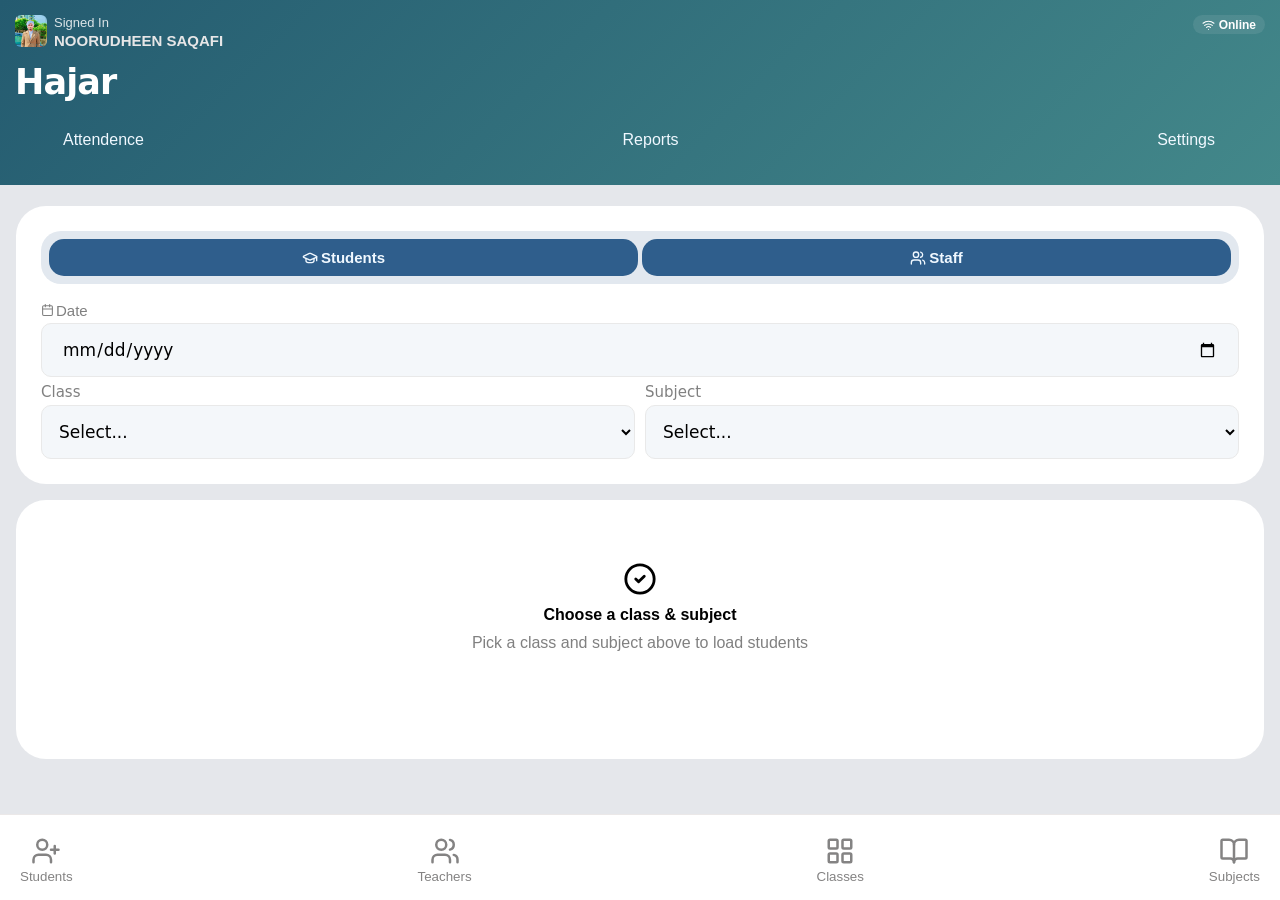
<file: index.html>
<!DOCTYPE html>
<html lang="en">
<head>
    <meta charset="UTF-8">
    <meta name="viewport" content="width=device-width, initial-scale=1.0">
    <meta name="theme-color" content="#245b70">
    <title>Wackha Hajar App</title>
    <link rel="manifest" href="./manifest.json">
    <link rel="stylesheet" href="style/top-navbar.css">
    <link rel="stylesheet" href="style/bottom-navbar.css">
    <link rel="stylesheet" href="style/general.css">
    <link rel="stylesheet" href="style/attendence-filter.css">
   <link rel="stylesheet" href="style/report.css">
   <link rel="stylesheet" href="style/settings.css">
    <link rel="stylesheet" href="style/add-students.css">
</head>
<body>
    
<!-- Header -->
    <header>
        <div class="profile-box ">
            <div class="profile-onlinestatus-div ">
            <div class="user-info-container ">
                <img class="profile-picture" src="images/nooru.jpeg" alt="">
                <div class="signintext-profilename-div">
                    <p class="sign-in-text">Signed In</p> 
                    <strong class="profile-name js-header-profile-name">NOORUDHEEN SAQAFI</strong>
                </div>
            </div>            
            <div class="online-text-div ">
                <svg xmlns="http://www.w3.org/2000/svg" width="13" height="13" viewBox="0 0 24 24" fill="none" stroke="currentColor" stroke-width="2" stroke-linecap="round" stroke-linejoin="round" class="lucide lucide-wifi" aria-hidden="true"><path d="M12 20h.01"></path><path d="M2 8.82a15 15 0 0 1 20 0"></path><path d="M5 12.859a10 10 0 0 1 14 0"></path><path d="M8.5 16.429a5 5 0 0 1 7 0"></path></svg>
                <p class="online-text">Online</p>
            </div>
        </div>
        </div>
        


        <p class="hajar-title">Hajar </p>
        <div class="top-nav-buttons-container">
            <button class="top-nav-buttons js-attendence-navbutton active">Attendence</button>
            <button class="top-nav-buttons js-reports-navbutton">Reports</button>
            <button class="top-nav-buttons js-settings-navbutton">Settings</button>
        </div>
    </header>

<!-- Attendence Filter -->
    <main>
        <div class="attendence-filter-container js-attendence-filter-container">
            <div class="student-staff-buttons-div">
                    <button>
                        <svg xmlns="http://www.w3.org/2000/svg" width="16" height="16" viewBox="0 0 24 24" fill="none" stroke="currentColor" stroke-width="2" stroke-linecap="round" stroke-linejoin="round" class="lucide lucide-graduation-cap" aria-hidden="true"><path d="M21.42 10.922a1 1 0 0 0-.019-1.838L12.83 5.18a2 2 0 0 0-1.66 0L2.6 9.08a1 1 0 0 0 0 1.832l8.57 3.908a2 2 0 0 0 1.66 0z"></path><path d="M22 10v6"></path><path d="M6 12.5V16a6 3 0 0 0 12 0v-3.5"></path></svg>
                        Students
                    </button>
                   
                    <button>
                        <svg xmlns="http://www.w3.org/2000/svg" width="16" height="16" viewBox="0 0 24 24" fill="none" stroke="currentColor" stroke-width="2" stroke-linecap="round" stroke-linejoin="round" class="lucide lucide-users" aria-hidden="true"><path d="M16 21v-2a4 4 0 0 0-4-4H6a4 4 0 0 0-4 4v2"></path><path d="M16 3.128a4 4 0 0 1 0 7.744"></path><path d="M22 21v-2a4 4 0 0 0-3-3.87"></path><circle cx="9" cy="7" r="4"></circle></svg>
                        Staff
                    </button>     
            </div>

            
            <div class="date-title">
                <svg xmlns="http://www.w3.org/2000/svg" width="13" height="13" viewBox="0 0 24 24" fill="none" stroke="currentColor" stroke-width="2" stroke-linecap="round" stroke-linejoin="round" class="lucide lucide-calendar" aria-hidden="true"><path d="M8 2v4"></path><path d="M16 2v4"></path><rect width="18" height="18" x="3" y="4" rx="2"></rect><path d="M3 10h18"></path></svg>
                <p>Date</p>
            </div>
            <input class="date-input" type="date">

            <div class="class-subject-filter-div">
                <div class="class-subject-filter">
                    <p>Class</p>
                    
                    <select name="class" class="class-dropdown">
                    <option value="" selected>Select...</option>
                    <option value="plus-one" >Plus one</option>
                    <option value="plus-two">Plus two</option>
                    <option value="bs1" >Bs1</option>
                    <option value="bs2">Bs2</option>
                    </select>
                    
                </div>
                <div class="class-subject-filter">
                    <p>Subject</p>
                    <select name="class" class="subject-dropdown">
                    <option value="" selected>Select...</option>
                    <option value="figh" >Fiqh</option>
                    <option value="nahv">Nahv</option>
                    </select>
                </div>
            </div>    
        </div>

        <div class="attendence-students-list js-student-list">
            <div class="attendence-students-list-demo">
                <svg xmlns="http://www.w3.org/2000/svg" width="34" height="34" viewBox="0 0 24 24" fill="none" stroke="currentColor" stroke-width="2" stroke-linecap="round" stroke-linejoin="round" class="lucide lucide-circle-check muted mx-auto mb-2" aria-hidden="true"><circle cx="12" cy="12" r="10"></circle><path d="m9 12 2 2 4-4"></path></svg>
                <p class="choose-text">Choose a class & subject</p>
                <p class="pick-text">Pick a class and subject above to load students</p>
            </div>
            
        </div>
    </main>

<!-- Bottom Navbar -->
    <footer>
        <div class="bottom-navbar-container">
            <button class="bottom-nav-button js-students-navbutton">
                <svg class="bottom-navbar-svg" xmlns="http://www.w3.org/2000/svg" width="22" height="22" viewBox="0 0 24 24" fill="none" stroke="currentColor" stroke-width="2" stroke-linecap="round" stroke-linejoin="round" class="lucide lucide-user-plus" aria-hidden="true" style="color: var(--text-muted);"><path d="M16 21v-2a4 4 0 0 0-4-4H6a4 4 0 0 0-4 4v2"></path><circle cx="9" cy="7" r="4"></circle><line x1="19" x2="19" y1="8" y2="14"></line><line x1="22" x2="16" y1="11" y2="11"></line></svg>
                <p>Students</p>
            </button>
            <button class="bottom-nav-button js-teachers-navbutton">
                <svg class="bottom-navbar-svg"  xmlns="http://www.w3.org/2000/svg" width="22" height="22" viewBox="0 0 24 24" fill="none" stroke="currentColor" stroke-width="2" stroke-linecap="round" stroke-linejoin="round" class="lucide lucide-users" aria-hidden="true" style="color: var(--text-muted);"><path d="M16 21v-2a4 4 0 0 0-4-4H6a4 4 0 0 0-4 4v2"></path><path d="M16 3.128a4 4 0 0 1 0 7.744"></path><path d="M22 21v-2a4 4 0 0 0-3-3.87"></path><circle cx="9" cy="7" r="4"></circle></svg>
                <p>Teachers</p>
            </button>
            <button class="bottom-nav-button js-classes-navbutton">
                <svg class="bottom-navbar-svg" xmlns="http://www.w3.org/2000/svg" width="22" height="22" viewBox="0 0 24 24" fill="none" stroke="currentColor" stroke-width="2" stroke-linecap="round" stroke-linejoin="round" class="lucide lucide-layout-grid" aria-hidden="true" style="color: var(--primary);"><rect width="7" height="7" x="3" y="3" rx="1"></rect><rect width="7" height="7" x="14" y="3" rx="1"></rect><rect width="7" height="7" x="14" y="14" rx="1"></rect><rect width="7" height="7" x="3" y="14" rx="1"></rect></svg>
                <p>Classes</p>
            </button>
            <button class="bottom-nav-button js-subjects-navbutton">
                <svg class="bottom-navbar-svg" xmlns="http://www.w3.org/2000/svg" width="22" height="22" viewBox="0 0 24 24" fill="none" stroke="currentColor" stroke-width="2" stroke-linecap="round" stroke-linejoin="round" class="lucide lucide-book-open" aria-hidden="true" style="color: var(--text-muted);"><path d="M12 7v14"></path><path d="M3 18a1 1 0 0 1-1-1V4a1 1 0 0 1 1-1h5a4 4 0 0 1 4 4 4 4 0 0 1 4-4h5a1 1 0 0 1 1 1v13a1 1 0 0 1-1 1h-6a3 3 0 0 0-3 3 3 3 0 0 0-3-3z"></path></svg>
                <p>Subjects</p>
            </button>      
        </div>
    </footer>



   
    
    <script type="module" src="./scripts/mainscript.js"></script>
    
</body>
</html>
</file>
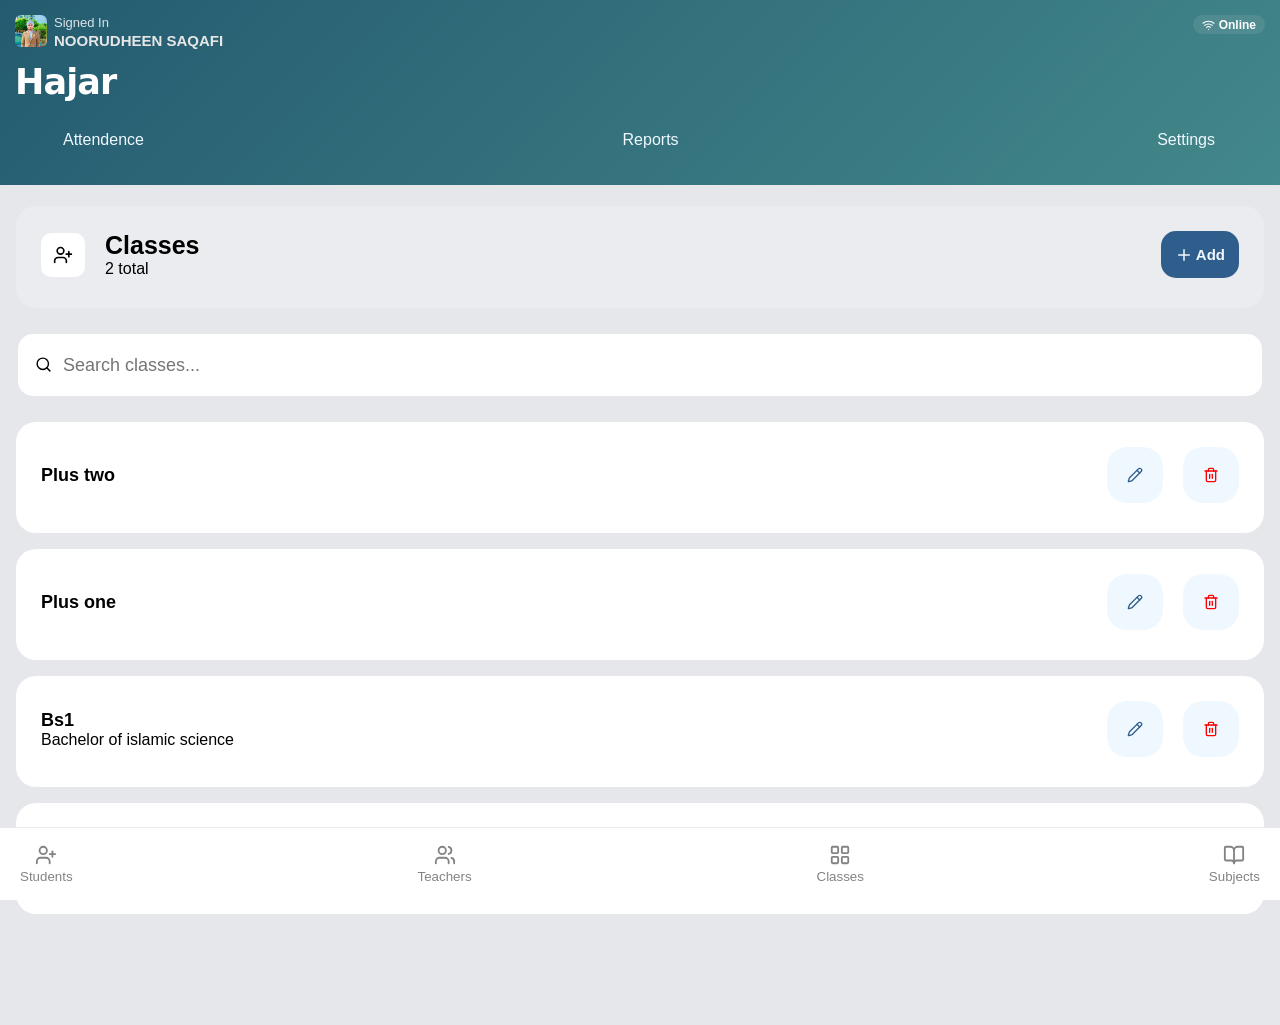
<file: add-classes.html>
<!DOCTYPE html>
<html lang="en">
<head>
    <meta charset="UTF-8">
    <meta name="viewport" content="width=device-width, initial-scale=1.0">
    <meta name="theme-color" content="#245b70">
    <title>Wackha Hajar App</title>
    <link rel="manifest" href="./manifest.json">
    <link rel="stylesheet" href="style/top-navbar.css">
    <link rel="stylesheet" href="style/bottom-navbar.css">
    <link rel="stylesheet" href="style/general.css">
    <link rel="stylesheet" href="style/attendence-filter.css">
    <link rel="stylesheet" href="style/add-students.css">
    <link rel="icon" type="image/png" href="./icon/attendence-icon-64.png">
</head>
<body>
    
<!-- Header -->
    <header>
        <div class="profile-onlinestatus-div">
            <div class="user-info-container">
                <img class="profile-picture" src="images/nooru.jpeg" alt="">
                <div class="signintext-profilename-div">
                    <p class="sign-in-text">Signed In</p> 
                    <strong class="profile-name">NOORUDHEEN SAQAFI</strong>
                </div>
            </div>            
            <div class="online-text-div">
                <svg xmlns="http://www.w3.org/2000/svg" width="13" height="13" viewBox="0 0 24 24" fill="none" stroke="currentColor" stroke-width="2" stroke-linecap="round" stroke-linejoin="round" class="lucide lucide-wifi" aria-hidden="true"><path d="M12 20h.01"></path><path d="M2 8.82a15 15 0 0 1 20 0"></path><path d="M5 12.859a10 10 0 0 1 14 0"></path><path d="M8.5 16.429a5 5 0 0 1 7 0"></path></svg>
                <p class="online-text">Online</p>
            </div>
        </div>


        <p class="hajar-title">Hajar </p>
        <div class="top-nav-buttons-container">
            <button class="top-nav-buttons active">Attendence</button>
            <button class="top-nav-buttons">Reports</button>
            <button class="top-nav-buttons">Settings</button>
        </div>
    </header>

<!-- Add Student Tab -->
    <main>
        <div class="students-title-icon-addbutton-div">
            <div class="icon-student-title-div">
                <svg xmlns="http://www.w3.org/2000/svg" width="20" height="20" viewBox="0 0 24 24" fill="none" stroke="currentColor" stroke-width="2" stroke-linecap="round" stroke-linejoin="round" class="lucide lucide-user-plus" aria-hidden="true" style="color: var(--primary);"><path d="M16 21v-2a4 4 0 0 0-4-4H6a4 4 0 0 0-4 4v2"></path><circle cx="9" cy="7" r="4"></circle><line x1="19" x2="19" y1="8" y2="14"></line><line x1="22" x2="16" y1="11" y2="11"></line></svg>
                <div class="students-title-div">
                    <p class="student-title">Classes</p>
                    <p class="total-text">2 total</p>
                </div>
            </div>
            
            <button>
                <svg xmlns="http://www.w3.org/2000/svg" width="18" height="18" viewBox="0 0 24 24" fill="none" stroke="currentColor" stroke-width="2" stroke-linecap="round" stroke-linejoin="round" class="lucide lucide-plus" aria-hidden="true"><path d="M5 12h14"></path><path d="M12 5v14"></path></svg>
                Add
            </button>
        </div>

        <div class="search-bar-icon-div">
            <svg xmlns="http://www.w3.org/2000/svg" width="17" height="17" viewBox="0 0 24 24" fill="none" stroke="currentColor" stroke-width="2" stroke-linecap="round" stroke-linejoin="round" class="lucide lucide-search absolute left-3 top-1/2 -translate-y-1/2 muted" aria-hidden="true"><path d="m21 21-4.34-4.34"></path><circle cx="11" cy="11" r="8"></circle></svg>
            <input type="text" placeholder="Search classes...">
        </div>

        <!-- Student List -->
        <div class="students-list-div">
            <div>
                <p class="student-name">Plus two</p>
                
            </div>
            <div class="edit-delete-buttons">
                <svg class="edit-button" xmlns="http://www.w3.org/2000/svg" width="16" height="16" viewBox="0 0 24 24" fill="none" stroke="currentColor" stroke-width="2" stroke-linecap="round" stroke-linejoin="round" class="lucide lucide-pencil" aria-hidden="true" style="color: var(--secondary);"><path d="M21.174 6.812a1 1 0 0 0-3.986-3.987L3.842 16.174a2 2 0 0 0-.5.83l-1.321 4.352a.5.5 0 0 0 .623.622l4.353-1.32a2 2 0 0 0 .83-.497z"></path><path d="m15 5 4 4"></path></svg>
                <svg class="delete-button" xmlns="http://www.w3.org/2000/svg" width="16" height="16" viewBox="0 0 24 24" fill="none" stroke="currentColor" stroke-width="2" stroke-linecap="round" stroke-linejoin="round" class="lucide lucide-trash2 lucide-trash-2" aria-hidden="true" style="color: var(--red);"><path d="M10 11v6"></path><path d="M14 11v6"></path><path d="M19 6v14a2 2 0 0 1-2 2H7a2 2 0 0 1-2-2V6"></path><path d="M3 6h18"></path><path d="M8 6V4a2 2 0 0 1 2-2h4a2 2 0 0 1 2 2v2"></path></svg>
            </div>
        </div>

        <!-- Student List -->
        <div class="students-list-div">
            <div>
                <p class="student-name">Plus one</p>
                
            </div>
            <div class="edit-delete-buttons">
                <svg class="edit-button" xmlns="http://www.w3.org/2000/svg" width="16" height="16" viewBox="0 0 24 24" fill="none" stroke="currentColor" stroke-width="2" stroke-linecap="round" stroke-linejoin="round" class="lucide lucide-pencil" aria-hidden="true" style="color: var(--secondary);"><path d="M21.174 6.812a1 1 0 0 0-3.986-3.987L3.842 16.174a2 2 0 0 0-.5.83l-1.321 4.352a.5.5 0 0 0 .623.622l4.353-1.32a2 2 0 0 0 .83-.497z"></path><path d="m15 5 4 4"></path></svg>
                <svg class="delete-button" xmlns="http://www.w3.org/2000/svg" width="16" height="16" viewBox="0 0 24 24" fill="none" stroke="currentColor" stroke-width="2" stroke-linecap="round" stroke-linejoin="round" class="lucide lucide-trash2 lucide-trash-2" aria-hidden="true" style="color: var(--red);"><path d="M10 11v6"></path><path d="M14 11v6"></path><path d="M19 6v14a2 2 0 0 1-2 2H7a2 2 0 0 1-2-2V6"></path><path d="M3 6h18"></path><path d="M8 6V4a2 2 0 0 1 2-2h4a2 2 0 0 1 2 2v2"></path></svg>
            </div>
        </div>

        <!-- Student List -->
        <div class="students-list-div">
            <div>
                <p class="student-name">Bs1</p>
                <p>Bachelor of islamic science</p>
            </div>
            <div class="edit-delete-buttons">
                <svg class="edit-button" xmlns="http://www.w3.org/2000/svg" width="16" height="16" viewBox="0 0 24 24" fill="none" stroke="currentColor" stroke-width="2" stroke-linecap="round" stroke-linejoin="round" class="lucide lucide-pencil" aria-hidden="true" style="color: var(--secondary);"><path d="M21.174 6.812a1 1 0 0 0-3.986-3.987L3.842 16.174a2 2 0 0 0-.5.83l-1.321 4.352a.5.5 0 0 0 .623.622l4.353-1.32a2 2 0 0 0 .83-.497z"></path><path d="m15 5 4 4"></path></svg>
                <svg class="delete-button" xmlns="http://www.w3.org/2000/svg" width="16" height="16" viewBox="0 0 24 24" fill="none" stroke="currentColor" stroke-width="2" stroke-linecap="round" stroke-linejoin="round" class="lucide lucide-trash2 lucide-trash-2" aria-hidden="true" style="color: var(--red);"><path d="M10 11v6"></path><path d="M14 11v6"></path><path d="M19 6v14a2 2 0 0 1-2 2H7a2 2 0 0 1-2-2V6"></path><path d="M3 6h18"></path><path d="M8 6V4a2 2 0 0 1 2-2h4a2 2 0 0 1 2 2v2"></path></svg>
            </div>
        </div>

        <!-- Student List -->
        <div class="students-list-div">
            <div>
                <p class="student-name">Bs2</p>
                <p>Bachelor of islamic science</p>
            </div>
            <div class="edit-delete-buttons">
                <svg class="edit-button" xmlns="http://www.w3.org/2000/svg" width="16" height="16" viewBox="0 0 24 24" fill="none" stroke="currentColor" stroke-width="2" stroke-linecap="round" stroke-linejoin="round" class="lucide lucide-pencil" aria-hidden="true" style="color: var(--secondary);"><path d="M21.174 6.812a1 1 0 0 0-3.986-3.987L3.842 16.174a2 2 0 0 0-.5.83l-1.321 4.352a.5.5 0 0 0 .623.622l4.353-1.32a2 2 0 0 0 .83-.497z"></path><path d="m15 5 4 4"></path></svg>
                <svg class="delete-button" xmlns="http://www.w3.org/2000/svg" width="16" height="16" viewBox="0 0 24 24" fill="none" stroke="currentColor" stroke-width="2" stroke-linecap="round" stroke-linejoin="round" class="lucide lucide-trash2 lucide-trash-2" aria-hidden="true" style="color: var(--red);"><path d="M10 11v6"></path><path d="M14 11v6"></path><path d="M19 6v14a2 2 0 0 1-2 2H7a2 2 0 0 1-2-2V6"></path><path d="M3 6h18"></path><path d="M8 6V4a2 2 0 0 1 2-2h4a2 2 0 0 1 2 2v2"></path></svg>
            </div>
        </div>
        
    </main>

<!-- Bottom Navbar -->
    <footer>
        <div class="bottom-navbar-container">
            <button class="bottom-nav-button active">
                <svg xmlns="http://www.w3.org/2000/svg" width="22" height="22" viewBox="0 0 24 24" fill="none" stroke="currentColor" stroke-width="2" stroke-linecap="round" stroke-linejoin="round" class="lucide lucide-user-plus" aria-hidden="true" style="color: var(--text-muted);"><path d="M16 21v-2a4 4 0 0 0-4-4H6a4 4 0 0 0-4 4v2"></path><circle cx="9" cy="7" r="4"></circle><line x1="19" x2="19" y1="8" y2="14"></line><line x1="22" x2="16" y1="11" y2="11"></line></svg>
                <p>Students</p>
            </button>
            <button class="bottom-nav-button">
                <svg xmlns="http://www.w3.org/2000/svg" width="22" height="22" viewBox="0 0 24 24" fill="none" stroke="currentColor" stroke-width="2" stroke-linecap="round" stroke-linejoin="round" class="lucide lucide-users" aria-hidden="true" style="color: var(--text-muted);"><path d="M16 21v-2a4 4 0 0 0-4-4H6a4 4 0 0 0-4 4v2"></path><path d="M16 3.128a4 4 0 0 1 0 7.744"></path><path d="M22 21v-2a4 4 0 0 0-3-3.87"></path><circle cx="9" cy="7" r="4"></circle></svg>
                <p>Teachers</p>
            </button>
            <button class="bottom-nav-button">
                <svg xmlns="http://www.w3.org/2000/svg" width="22" height="22" viewBox="0 0 24 24" fill="none" stroke="currentColor" stroke-width="2" stroke-linecap="round" stroke-linejoin="round" class="lucide lucide-layout-grid" aria-hidden="true" style="color: var(--primary);"><rect width="7" height="7" x="3" y="3" rx="1"></rect><rect width="7" height="7" x="14" y="3" rx="1"></rect><rect width="7" height="7" x="14" y="14" rx="1"></rect><rect width="7" height="7" x="3" y="14" rx="1"></rect></svg>
                <p>Classes</p>
            </button>
            <button class="bottom-nav-button">
                <svg xmlns="http://www.w3.org/2000/svg" width="22" height="22" viewBox="0 0 24 24" fill="none" stroke="currentColor" stroke-width="2" stroke-linecap="round" stroke-linejoin="round" class="lucide lucide-book-open" aria-hidden="true" style="color: var(--text-muted);"><path d="M12 7v14"></path><path d="M3 18a1 1 0 0 1-1-1V4a1 1 0 0 1 1-1h5a4 4 0 0 1 4 4 4 4 0 0 1 4-4h5a1 1 0 0 1 1 1v13a1 1 0 0 1-1 1h-6a3 3 0 0 0-3 3 3 3 0 0 0-3-3z"></path></svg>
                <p>Subjects</p>
            </button>      
        </div>
    </footer>





    <script src="./scripts.js"></script>
</body>
</file>
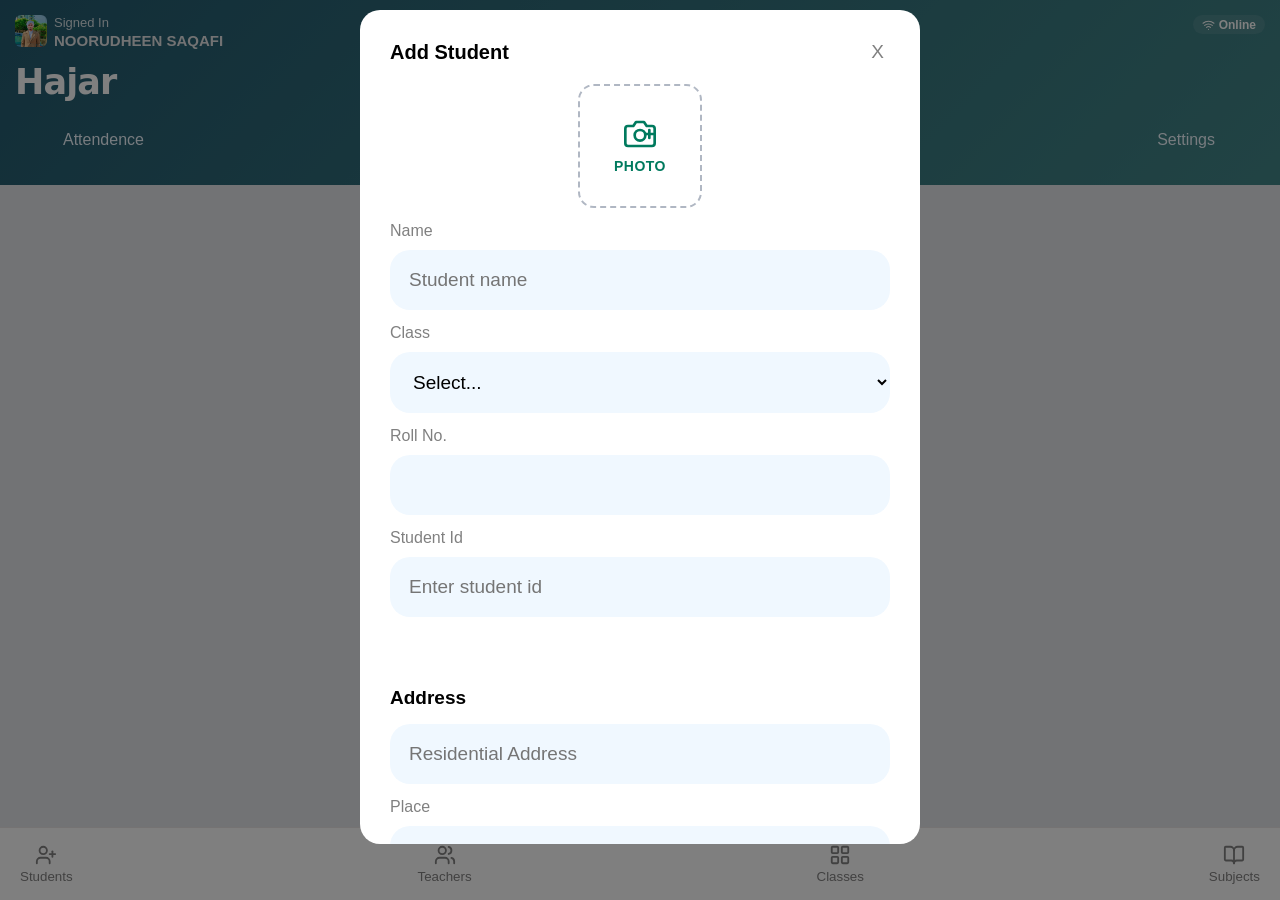
<file: add-students-div.html>
<!DOCTYPE html>
<html lang="en">
<head>
    <meta charset="UTF-8">
    <meta name="viewport" content="width=device-width, initial-scale=1.0, viewport-fit=cover">
    <meta name="theme-color" content="#245b70">
    <title>Wackha Hajar App</title>
    <link rel="manifest" href="./manifest.json">
    <link rel="stylesheet" href="style/top-navbar.css">
    <link rel="stylesheet" href="style/bottom-navbar.css">
    <link rel="stylesheet" href="style/general.css">
    <link rel="stylesheet" href="style/attendence-filter.css">
    <link rel="stylesheet" href="style/add-students.css">
    <link rel="icon" type="image/png" href="./icon/attendence-icon-64.png">
</head>
<body>
    
<!-- Header -->
 
    <header>
        <div class="profile-onlinestatus-div">
            <div class="user-info-container">
                <img class="profile-picture" src="images/nooru.jpeg" alt="">
                <div class="signintext-profilename-div">
                    <p class="sign-in-text">Signed In</p> 
                    <strong class="profile-name">NOORUDHEEN SAQAFI</strong>
                </div>
            </div>            
            <div class="online-text-div">
                <svg xmlns="http://www.w3.org/2000/svg" width="13" height="13" viewBox="0 0 24 24" fill="none" stroke="currentColor" stroke-width="2" stroke-linecap="round" stroke-linejoin="round" class="lucide lucide-wifi" aria-hidden="true"><path d="M12 20h.01"></path><path d="M2 8.82a15 15 0 0 1 20 0"></path><path d="M5 12.859a10 10 0 0 1 14 0"></path><path d="M8.5 16.429a5 5 0 0 1 7 0"></path></svg>
                <p class="online-text">Online</p>
            </div>
        </div>


        <p class="hajar-title">Hajar </p>
        <div class="top-nav-buttons-container">
            <button class="top-nav-buttons active">Attendence</button>
            <button class="top-nav-buttons">Reports</button>
            <button class="top-nav-buttons">Settings</button>
        </div>
    </header>

<!-- Add Student Tab -->
    <main>
        <div class="overlay-div">
            <div class="add-student-window">
            <div class="addstudent-title-x-div">
                <p class="add-student-title">Add Student</p>
                <button>X</button>
            </div>
            <div class="image-div">
                <input type="file" id="photo-upload" accept="image/*" hidden>
    
    <!-- ക്ലിക്ക് ചെയ്യാവുന്ന കാർഡ് ഡിസൈൻ -->
            <label for="photo-upload" class="upload-box">
                <!-- Camera Plus SVG Icon -->
                <svg xmlns="http://www.w3.org/2000/svg" width="32" height="32" viewBox="0 0 24 24" fill="none" stroke="#007a5e" stroke-width="2" stroke-linecap="round" stroke-linejoin="round">
                    <path d="M23 19a2 2 0 0 1-2 2H3a2 2 0 0 1-2-2V8a2 2 0 0 1 2-2h4l2-3h6l2 3h4a2 2 0 0 1 2 2z"></path>
                    <circle cx="12" cy="13" r="4"></circle>
                    <line x1="19" y1="9" x2="19" y2="15"></line>
                    <line x1="16" y1="12" x2="22" y2="12"></line>
                </svg>
                <span class="upload-text">PHOTO</span>
            </label>
            </div>
            
            <p class="name-class-text">Name</p>
            <input name="" class="name-input" type="text" placeholder="Student name">
            <p class="name-class-text">Class</p>
            <select name="class" class="class-dropdown-2">
                        <option value="" selected>Select...</option>
                        <option value="plus-one" >Plus one</option>
                        <option value="plus-two">Plus two</option>
                        <option value="bs1" >Bs1</option>
                        <option value="bs2">Bs2</option>
                        </select>
                        <p class="rollno-text">Roll No.</p>
            <input name="rollNo" class="rollno-input" type="number">
            
            <p class="id-text">Student Id</p>
            <input name="id" class="id-input" type="number" placeholder="Enter student id">

            <p class="address-text">Address</p>
            <input name="address" class="address-input" type="text" name="" id="" placeholder="Residential Address">

            
            
            <p class="place-text">Place</p>
            <input name="place" class="place-input" type="text">

            <p class="district-text">Place</p>
            <input name="district" class="district-input" type="text">

            <p class="state-text">State</p>
            <input name="state" class="state-input" type="text">

            <p class="family-text">Family Details</p>

            <p class="father-name">Father's Name</p>
            <input name="fatherName" class="father-input" type="text">

            <p class="mother-name">Mother's Name</p>
            <input name="motherName" class="mother-input" type="text">
            
            <p class="contact-no">Father's Mobile</p>
            <input name="fatherMobile" class="contact-no-input" type="number" placeholder="Enter WhatsApp No...">
            
            <p class="academic-text">Academic Status</p>
            

            <p class="admission-date-text">Admission Date</p>
            <input name="admissonDate" class="father-input" type="text">

            <p class="rank-text">Rank</p>
            <input name="rank" class="rank-input" type="text">

            <p class="previous-college-text">Previous College</p>
            <input name="previousCollege" class="previous-college-input" type="text">


            <button class="addstudent-submit-button">Add Student</button>


            
            </div>
        </div>
        
    </main>

<!-- Bottom Navbar -->
    <footer>
        <div class="bottom-navbar-container">
            <button class="bottom-nav-button active">
                <svg xmlns="http://www.w3.org/2000/svg" width="22" height="22" viewBox="0 0 24 24" fill="none" stroke="currentColor" stroke-width="2" stroke-linecap="round" stroke-linejoin="round" class="lucide lucide-user-plus" aria-hidden="true" style="color: var(--text-muted);"><path d="M16 21v-2a4 4 0 0 0-4-4H6a4 4 0 0 0-4 4v2"></path><circle cx="9" cy="7" r="4"></circle><line x1="19" x2="19" y1="8" y2="14"></line><line x1="22" x2="16" y1="11" y2="11"></line></svg>
                <p>Students</p>
            </button>
            <button class="bottom-nav-button">
                <svg xmlns="http://www.w3.org/2000/svg" width="22" height="22" viewBox="0 0 24 24" fill="none" stroke="currentColor" stroke-width="2" stroke-linecap="round" stroke-linejoin="round" class="lucide lucide-users" aria-hidden="true" style="color: var(--text-muted);"><path d="M16 21v-2a4 4 0 0 0-4-4H6a4 4 0 0 0-4 4v2"></path><path d="M16 3.128a4 4 0 0 1 0 7.744"></path><path d="M22 21v-2a4 4 0 0 0-3-3.87"></path><circle cx="9" cy="7" r="4"></circle></svg>
                <p>Teachers</p>
            </button>
            <button class="bottom-nav-button">
                <svg xmlns="http://www.w3.org/2000/svg" width="22" height="22" viewBox="0 0 24 24" fill="none" stroke="currentColor" stroke-width="2" stroke-linecap="round" stroke-linejoin="round" class="lucide lucide-layout-grid" aria-hidden="true" style="color: var(--primary);"><rect width="7" height="7" x="3" y="3" rx="1"></rect><rect width="7" height="7" x="14" y="3" rx="1"></rect><rect width="7" height="7" x="14" y="14" rx="1"></rect><rect width="7" height="7" x="3" y="14" rx="1"></rect></svg>
                <p>Classes</p>
            </button>
            <button class="bottom-nav-button">
                <svg xmlns="http://www.w3.org/2000/svg" width="22" height="22" viewBox="0 0 24 24" fill="none" stroke="currentColor" stroke-width="2" stroke-linecap="round" stroke-linejoin="round" class="lucide lucide-book-open" aria-hidden="true" style="color: var(--text-muted);"><path d="M12 7v14"></path><path d="M3 18a1 1 0 0 1-1-1V4a1 1 0 0 1 1-1h5a4 4 0 0 1 4 4 4 4 0 0 1 4-4h5a1 1 0 0 1 1 1v13a1 1 0 0 1-1 1h-6a3 3 0 0 0-3 3 3 3 0 0 0-3-3z"></path></svg>
                <p>Subjects</p>
            </button>      
        </div>
    </footer>





    <script src="./scripts.js"></script>
</body>
</file>
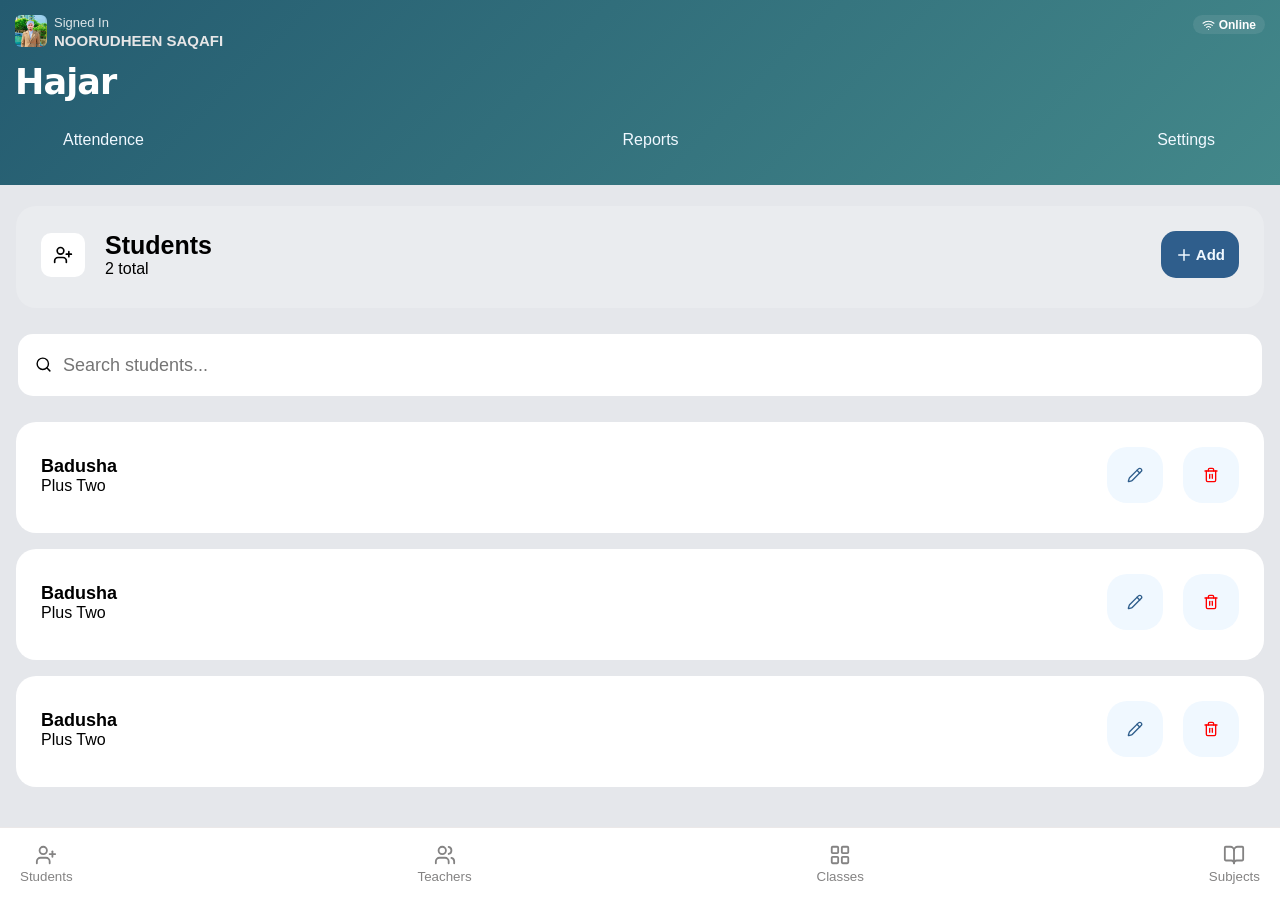
<file: add-students.html>
<!DOCTYPE html>
<html lang="en">
<head>
    <meta charset="UTF-8">
    <meta name="viewport" content="width=device-width, initial-scale=1.0">
    <meta name="theme-color" content="#245b70">
    <title>Wackha Hajar App</title>
    <link rel="manifest" href="./manifest.json">
    <link rel="stylesheet" href="style/top-navbar.css">
    <link rel="stylesheet" href="style/bottom-navbar.css">
    <link rel="stylesheet" href="style/general.css">
    <link rel="stylesheet" href="style/attendence-filter.css">
    <link rel="stylesheet" href="style/add-students.css">
    <link rel="icon" type="image/png" href="./icon/attendence-icon-64.png">
</head>
<body>
    
<!-- Header -->
    <header>
        <div class="profile-onlinestatus-div">
            <div class="user-info-container">
                <img class="profile-picture" src="images/nooru.jpeg" alt="">
                <div class="signintext-profilename-div">
                    <p class="sign-in-text">Signed In</p> 
                    <strong class="profile-name">NOORUDHEEN SAQAFI</strong>
                </div>
            </div>            
            <div class="online-text-div">
                <svg xmlns="http://www.w3.org/2000/svg" width="13" height="13" viewBox="0 0 24 24" fill="none" stroke="currentColor" stroke-width="2" stroke-linecap="round" stroke-linejoin="round" class="lucide lucide-wifi" aria-hidden="true"><path d="M12 20h.01"></path><path d="M2 8.82a15 15 0 0 1 20 0"></path><path d="M5 12.859a10 10 0 0 1 14 0"></path><path d="M8.5 16.429a5 5 0 0 1 7 0"></path></svg>
                <p class="online-text">Online</p>
            </div>
        </div>


        <p class="hajar-title">Hajar </p>
        <div class="top-nav-buttons-container">
            <button class="top-nav-buttons active">Attendence</button>
            <button class="top-nav-buttons">Reports</button>
            <button class="top-nav-buttons">Settings</button>
        </div>
    </header>

<!-- Add Student Tab -->
    <main class="js-main">
        
        <div class="students-title-icon-addbutton-div">
            <div class="icon-student-title-div">
                <svg xmlns="http://www.w3.org/2000/svg" width="20" height="20" viewBox="0 0 24 24" fill="none" stroke="currentColor" stroke-width="2" stroke-linecap="round" stroke-linejoin="round" class="lucide lucide-user-plus" aria-hidden="true" style="color: var(--primary);"><path d="M16 21v-2a4 4 0 0 0-4-4H6a4 4 0 0 0-4 4v2"></path><circle cx="9" cy="7" r="4"></circle><line x1="19" x2="19" y1="8" y2="14"></line><line x1="22" x2="16" y1="11" y2="11"></line></svg>
                <div class="students-title-div">
                    <p class="student-title">Students</p>
                    <p class="total-text">2 total</p>
                </div>
            </div>
            
            <button class="js-add-student">
                <svg xmlns="http://www.w3.org/2000/svg" width="18" height="18" viewBox="0 0 24 24" fill="none" stroke="currentColor" stroke-width="2" stroke-linecap="round" stroke-linejoin="round" class="lucide lucide-plus" aria-hidden="true"><path d="M5 12h14"></path><path d="M12 5v14"></path></svg>
                Add
            </button>
        </div>

        <div class="search-bar-icon-div">
            <svg xmlns="http://www.w3.org/2000/svg" width="17" height="17" viewBox="0 0 24 24" fill="none" stroke="currentColor" stroke-width="2" stroke-linecap="round" stroke-linejoin="round" class="lucide lucide-search absolute left-3 top-1/2 -translate-y-1/2 muted" aria-hidden="true"><path d="m21 21-4.34-4.34"></path><circle cx="11" cy="11" r="8"></circle></svg>
            <input type="text" placeholder="Search students...">
        </div>

        <!-- Student List -->
        <div class="students-list-div">
            <div>
                <p class="student-name">Badusha</p>
                <p>Plus Two</p>
            </div>
            <div class="edit-delete-buttons">
                <svg class="edit-button" xmlns="http://www.w3.org/2000/svg" width="16" height="16" viewBox="0 0 24 24" fill="none" stroke="currentColor" stroke-width="2" stroke-linecap="round" stroke-linejoin="round" class="lucide lucide-pencil" aria-hidden="true" style="color: var(--secondary);"><path d="M21.174 6.812a1 1 0 0 0-3.986-3.987L3.842 16.174a2 2 0 0 0-.5.83l-1.321 4.352a.5.5 0 0 0 .623.622l4.353-1.32a2 2 0 0 0 .83-.497z"></path><path d="m15 5 4 4"></path></svg>
                <svg class="delete-button" xmlns="http://www.w3.org/2000/svg" width="16" height="16" viewBox="0 0 24 24" fill="none" stroke="currentColor" stroke-width="2" stroke-linecap="round" stroke-linejoin="round" class="lucide lucide-trash2 lucide-trash-2" aria-hidden="true" style="color: var(--red);"><path d="M10 11v6"></path><path d="M14 11v6"></path><path d="M19 6v14a2 2 0 0 1-2 2H7a2 2 0 0 1-2-2V6"></path><path d="M3 6h18"></path><path d="M8 6V4a2 2 0 0 1 2-2h4a2 2 0 0 1 2 2v2"></path></svg>
            </div>
        </div>

        <!-- Student List -->
        <div class="students-list-div">
            <div>
                <p class="student-name">Badusha</p>
                <p>Plus Two</p>
            </div>
            <div class="edit-delete-buttons">
                <svg class="edit-button" xmlns="http://www.w3.org/2000/svg" width="16" height="16" viewBox="0 0 24 24" fill="none" stroke="currentColor" stroke-width="2" stroke-linecap="round" stroke-linejoin="round" class="lucide lucide-pencil" aria-hidden="true" style="color: var(--secondary);"><path d="M21.174 6.812a1 1 0 0 0-3.986-3.987L3.842 16.174a2 2 0 0 0-.5.83l-1.321 4.352a.5.5 0 0 0 .623.622l4.353-1.32a2 2 0 0 0 .83-.497z"></path><path d="m15 5 4 4"></path></svg>
                <svg class="delete-button" xmlns="http://www.w3.org/2000/svg" width="16" height="16" viewBox="0 0 24 24" fill="none" stroke="currentColor" stroke-width="2" stroke-linecap="round" stroke-linejoin="round" class="lucide lucide-trash2 lucide-trash-2" aria-hidden="true" style="color: var(--red);"><path d="M10 11v6"></path><path d="M14 11v6"></path><path d="M19 6v14a2 2 0 0 1-2 2H7a2 2 0 0 1-2-2V6"></path><path d="M3 6h18"></path><path d="M8 6V4a2 2 0 0 1 2-2h4a2 2 0 0 1 2 2v2"></path></svg>
            </div>
        </div>

        <!-- Student List -->
        <div class="students-list-div">
            <div>
                <p class="student-name">Badusha</p>
                <p>Plus Two</p>
            </div>
            <div class="edit-delete-buttons">
                <svg class="edit-button" xmlns="http://www.w3.org/2000/svg" width="16" height="16" viewBox="0 0 24 24" fill="none" stroke="currentColor" stroke-width="2" stroke-linecap="round" stroke-linejoin="round" class="lucide lucide-pencil" aria-hidden="true" style="color: var(--secondary);"><path d="M21.174 6.812a1 1 0 0 0-3.986-3.987L3.842 16.174a2 2 0 0 0-.5.83l-1.321 4.352a.5.5 0 0 0 .623.622l4.353-1.32a2 2 0 0 0 .83-.497z"></path><path d="m15 5 4 4"></path></svg>
                <svg class="delete-button" xmlns="http://www.w3.org/2000/svg" width="16" height="16" viewBox="0 0 24 24" fill="none" stroke="currentColor" stroke-width="2" stroke-linecap="round" stroke-linejoin="round" class="lucide lucide-trash2 lucide-trash-2" aria-hidden="true" style="color: var(--red);"><path d="M10 11v6"></path><path d="M14 11v6"></path><path d="M19 6v14a2 2 0 0 1-2 2H7a2 2 0 0 1-2-2V6"></path><path d="M3 6h18"></path><path d="M8 6V4a2 2 0 0 1 2-2h4a2 2 0 0 1 2 2v2"></path></svg>
            </div>
        </div>
        
        
    </main>

<!-- Bottom Navbar -->
    <footer>
        <div class="bottom-navbar-container">
            <button class="bottom-nav-button active">
                <svg xmlns="http://www.w3.org/2000/svg" width="22" height="22" viewBox="0 0 24 24" fill="none" stroke="currentColor" stroke-width="2" stroke-linecap="round" stroke-linejoin="round" class="lucide lucide-user-plus" aria-hidden="true" style="color: var(--text-muted);"><path d="M16 21v-2a4 4 0 0 0-4-4H6a4 4 0 0 0-4 4v2"></path><circle cx="9" cy="7" r="4"></circle><line x1="19" x2="19" y1="8" y2="14"></line><line x1="22" x2="16" y1="11" y2="11"></line></svg>
                <p>Students</p>
            </button>
            <button class="bottom-nav-button">
                <svg xmlns="http://www.w3.org/2000/svg" width="22" height="22" viewBox="0 0 24 24" fill="none" stroke="currentColor" stroke-width="2" stroke-linecap="round" stroke-linejoin="round" class="lucide lucide-users" aria-hidden="true" style="color: var(--text-muted);"><path d="M16 21v-2a4 4 0 0 0-4-4H6a4 4 0 0 0-4 4v2"></path><path d="M16 3.128a4 4 0 0 1 0 7.744"></path><path d="M22 21v-2a4 4 0 0 0-3-3.87"></path><circle cx="9" cy="7" r="4"></circle></svg>
                <p>Teachers</p>
            </button>
            <button class="bottom-nav-button">
                <svg xmlns="http://www.w3.org/2000/svg" width="22" height="22" viewBox="0 0 24 24" fill="none" stroke="currentColor" stroke-width="2" stroke-linecap="round" stroke-linejoin="round" class="lucide lucide-layout-grid" aria-hidden="true" style="color: var(--primary);"><rect width="7" height="7" x="3" y="3" rx="1"></rect><rect width="7" height="7" x="14" y="3" rx="1"></rect><rect width="7" height="7" x="14" y="14" rx="1"></rect><rect width="7" height="7" x="3" y="14" rx="1"></rect></svg>
                <p>Classes</p>
            </button>
            <button class="bottom-nav-button">
                <svg xmlns="http://www.w3.org/2000/svg" width="22" height="22" viewBox="0 0 24 24" fill="none" stroke="currentColor" stroke-width="2" stroke-linecap="round" stroke-linejoin="round" class="lucide lucide-book-open" aria-hidden="true" style="color: var(--text-muted);"><path d="M12 7v14"></path><path d="M3 18a1 1 0 0 1-1-1V4a1 1 0 0 1 1-1h5a4 4 0 0 1 4 4 4 4 0 0 1 4-4h5a1 1 0 0 1 1 1v13a1 1 0 0 1-1 1h-6a3 3 0 0 0-3 3 3 3 0 0 0-3-3z"></path></svg>
                <p>Subjects</p>
            </button>      
        </div>
    </footer>




    <script src="./scripts/add-students.js"></script>
    <script src="./scripts.js"></script>
</body>
</file>
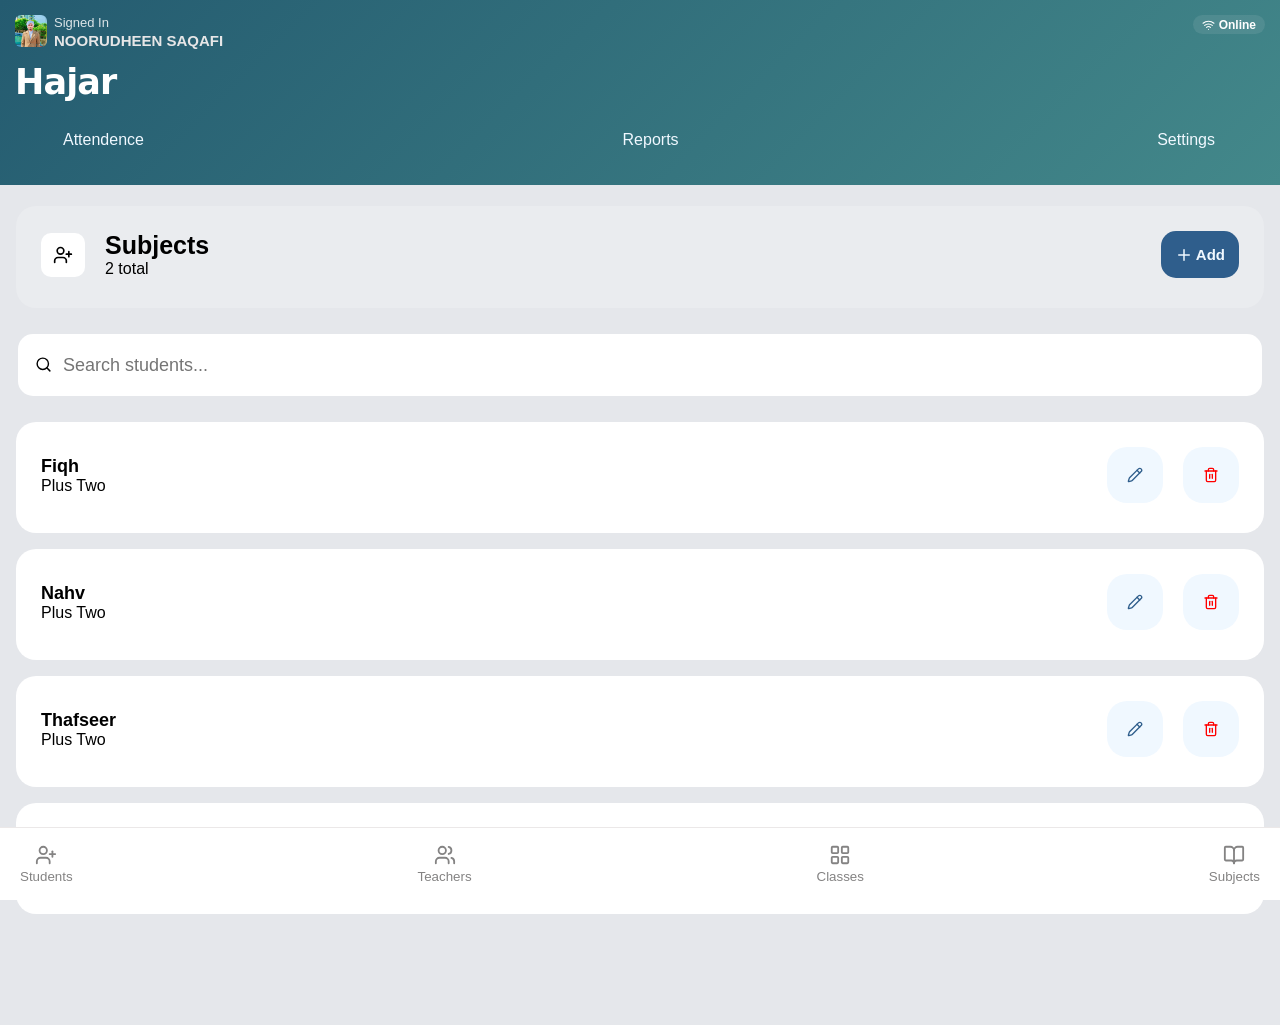
<file: add-subjects.html>
<!DOCTYPE html>
<html lang="en">
<head>
    <meta charset="UTF-8">
    <meta name="viewport" content="width=device-width, initial-scale=1.0">
    <meta name="theme-color" content="#245b70">
    <title>Wackha Hajar App</title>
    <link rel="manifest" href="./manifest.json">
    <link rel="stylesheet" href="style/top-navbar.css">
    <link rel="stylesheet" href="style/bottom-navbar.css">
    <link rel="stylesheet" href="style/general.css">
    <link rel="stylesheet" href="style/attendence-filter.css">
    <link rel="stylesheet" href="style/add-students.css">
    <link rel="icon" type="image/png" href="./icon/attendence-icon-64.png">
</head>
<body>
    
<!-- Header -->
    <header>
        <div class="profile-onlinestatus-div">
            <div class="user-info-container">
                <img class="profile-picture" src="images/nooru.jpeg" alt="">
                <div class="signintext-profilename-div">
                    <p class="sign-in-text">Signed In</p> 
                    <strong class="profile-name">NOORUDHEEN SAQAFI</strong>
                </div>
            </div>            
            <div class="online-text-div">
                <svg xmlns="http://www.w3.org/2000/svg" width="13" height="13" viewBox="0 0 24 24" fill="none" stroke="currentColor" stroke-width="2" stroke-linecap="round" stroke-linejoin="round" class="lucide lucide-wifi" aria-hidden="true"><path d="M12 20h.01"></path><path d="M2 8.82a15 15 0 0 1 20 0"></path><path d="M5 12.859a10 10 0 0 1 14 0"></path><path d="M8.5 16.429a5 5 0 0 1 7 0"></path></svg>
                <p class="online-text">Online</p>
            </div>
        </div>


        <p class="hajar-title">Hajar </p>
        <div class="top-nav-buttons-container">
            <button class="top-nav-buttons active">Attendence</button>
            <button class="top-nav-buttons">Reports</button>
            <button class="top-nav-buttons">Settings</button>
        </div>
    </header>

<!-- Add Student Tab -->
    <main>
        <div class="students-title-icon-addbutton-div">
            <div class="icon-student-title-div">
                <svg xmlns="http://www.w3.org/2000/svg" width="20" height="20" viewBox="0 0 24 24" fill="none" stroke="currentColor" stroke-width="2" stroke-linecap="round" stroke-linejoin="round" class="lucide lucide-user-plus" aria-hidden="true" style="color: var(--primary);"><path d="M16 21v-2a4 4 0 0 0-4-4H6a4 4 0 0 0-4 4v2"></path><circle cx="9" cy="7" r="4"></circle><line x1="19" x2="19" y1="8" y2="14"></line><line x1="22" x2="16" y1="11" y2="11"></line></svg>
                <div class="students-title-div">
                    <p class="student-title">Subjects</p>
                    <p class="total-text">2 total</p>
                </div>
            </div>
            
            <button>
                <svg xmlns="http://www.w3.org/2000/svg" width="18" height="18" viewBox="0 0 24 24" fill="none" stroke="currentColor" stroke-width="2" stroke-linecap="round" stroke-linejoin="round" class="lucide lucide-plus" aria-hidden="true"><path d="M5 12h14"></path><path d="M12 5v14"></path></svg>
                Add
            </button>
        </div>

        <div class="search-bar-icon-div">
            <svg xmlns="http://www.w3.org/2000/svg" width="17" height="17" viewBox="0 0 24 24" fill="none" stroke="currentColor" stroke-width="2" stroke-linecap="round" stroke-linejoin="round" class="lucide lucide-search absolute left-3 top-1/2 -translate-y-1/2 muted" aria-hidden="true"><path d="m21 21-4.34-4.34"></path><circle cx="11" cy="11" r="8"></circle></svg>
            <input type="text" placeholder="Search students...">
        </div>

        <!-- Student List -->
        <div class="students-list-div">
            <div>
                <p class="student-name">Fiqh</p>
                <p>Plus Two</p>
            </div>
            <div class="edit-delete-buttons">
                <svg class="edit-button" xmlns="http://www.w3.org/2000/svg" width="16" height="16" viewBox="0 0 24 24" fill="none" stroke="currentColor" stroke-width="2" stroke-linecap="round" stroke-linejoin="round" class="lucide lucide-pencil" aria-hidden="true" style="color: var(--secondary);"><path d="M21.174 6.812a1 1 0 0 0-3.986-3.987L3.842 16.174a2 2 0 0 0-.5.83l-1.321 4.352a.5.5 0 0 0 .623.622l4.353-1.32a2 2 0 0 0 .83-.497z"></path><path d="m15 5 4 4"></path></svg>
                <svg class="delete-button" xmlns="http://www.w3.org/2000/svg" width="16" height="16" viewBox="0 0 24 24" fill="none" stroke="currentColor" stroke-width="2" stroke-linecap="round" stroke-linejoin="round" class="lucide lucide-trash2 lucide-trash-2" aria-hidden="true" style="color: var(--red);"><path d="M10 11v6"></path><path d="M14 11v6"></path><path d="M19 6v14a2 2 0 0 1-2 2H7a2 2 0 0 1-2-2V6"></path><path d="M3 6h18"></path><path d="M8 6V4a2 2 0 0 1 2-2h4a2 2 0 0 1 2 2v2"></path></svg>
            </div>
        </div>

        <!-- Student List -->
        <div class="students-list-div">
            <div>
                <p class="student-name">Nahv</p>
                <p>Plus Two</p>
            </div>
            <div class="edit-delete-buttons">
                <svg class="edit-button" xmlns="http://www.w3.org/2000/svg" width="16" height="16" viewBox="0 0 24 24" fill="none" stroke="currentColor" stroke-width="2" stroke-linecap="round" stroke-linejoin="round" class="lucide lucide-pencil" aria-hidden="true" style="color: var(--secondary);"><path d="M21.174 6.812a1 1 0 0 0-3.986-3.987L3.842 16.174a2 2 0 0 0-.5.83l-1.321 4.352a.5.5 0 0 0 .623.622l4.353-1.32a2 2 0 0 0 .83-.497z"></path><path d="m15 5 4 4"></path></svg>
                <svg class="delete-button" xmlns="http://www.w3.org/2000/svg" width="16" height="16" viewBox="0 0 24 24" fill="none" stroke="currentColor" stroke-width="2" stroke-linecap="round" stroke-linejoin="round" class="lucide lucide-trash2 lucide-trash-2" aria-hidden="true" style="color: var(--red);"><path d="M10 11v6"></path><path d="M14 11v6"></path><path d="M19 6v14a2 2 0 0 1-2 2H7a2 2 0 0 1-2-2V6"></path><path d="M3 6h18"></path><path d="M8 6V4a2 2 0 0 1 2-2h4a2 2 0 0 1 2 2v2"></path></svg>
            </div>
        </div>

        <!-- Student List -->
        <div class="students-list-div">
            <div>
                <p class="student-name">Thafseer</p>
                <p>Plus Two</p>
            </div>
            <div class="edit-delete-buttons">
                <svg class="edit-button" xmlns="http://www.w3.org/2000/svg" width="16" height="16" viewBox="0 0 24 24" fill="none" stroke="currentColor" stroke-width="2" stroke-linecap="round" stroke-linejoin="round" class="lucide lucide-pencil" aria-hidden="true" style="color: var(--secondary);"><path d="M21.174 6.812a1 1 0 0 0-3.986-3.987L3.842 16.174a2 2 0 0 0-.5.83l-1.321 4.352a.5.5 0 0 0 .623.622l4.353-1.32a2 2 0 0 0 .83-.497z"></path><path d="m15 5 4 4"></path></svg>
                <svg class="delete-button" xmlns="http://www.w3.org/2000/svg" width="16" height="16" viewBox="0 0 24 24" fill="none" stroke="currentColor" stroke-width="2" stroke-linecap="round" stroke-linejoin="round" class="lucide lucide-trash2 lucide-trash-2" aria-hidden="true" style="color: var(--red);"><path d="M10 11v6"></path><path d="M14 11v6"></path><path d="M19 6v14a2 2 0 0 1-2 2H7a2 2 0 0 1-2-2V6"></path><path d="M3 6h18"></path><path d="M8 6V4a2 2 0 0 1 2-2h4a2 2 0 0 1 2 2v2"></path></svg>
            </div>
        </div>

        <!-- Student List -->
        <div class="students-list-div">
            <div>
                <p class="student-name">Badusha</p>
                <p>Plus Two</p>
            </div>
            <div class="edit-delete-buttons">
                <svg class="edit-button" xmlns="http://www.w3.org/2000/svg" width="16" height="16" viewBox="0 0 24 24" fill="none" stroke="currentColor" stroke-width="2" stroke-linecap="round" stroke-linejoin="round" class="lucide lucide-pencil" aria-hidden="true" style="color: var(--secondary);"><path d="M21.174 6.812a1 1 0 0 0-3.986-3.987L3.842 16.174a2 2 0 0 0-.5.83l-1.321 4.352a.5.5 0 0 0 .623.622l4.353-1.32a2 2 0 0 0 .83-.497z"></path><path d="m15 5 4 4"></path></svg>
                <svg class="delete-button" xmlns="http://www.w3.org/2000/svg" width="16" height="16" viewBox="0 0 24 24" fill="none" stroke="currentColor" stroke-width="2" stroke-linecap="round" stroke-linejoin="round" class="lucide lucide-trash2 lucide-trash-2" aria-hidden="true" style="color: var(--red);"><path d="M10 11v6"></path><path d="M14 11v6"></path><path d="M19 6v14a2 2 0 0 1-2 2H7a2 2 0 0 1-2-2V6"></path><path d="M3 6h18"></path><path d="M8 6V4a2 2 0 0 1 2-2h4a2 2 0 0 1 2 2v2"></path></svg>
            </div>
        </div>
        
    </main>

<!-- Bottom Navbar -->
    <footer>
        <div class="bottom-navbar-container">
            <button class="bottom-nav-button active">
                <svg xmlns="http://www.w3.org/2000/svg" width="22" height="22" viewBox="0 0 24 24" fill="none" stroke="currentColor" stroke-width="2" stroke-linecap="round" stroke-linejoin="round" class="lucide lucide-user-plus" aria-hidden="true" style="color: var(--text-muted);"><path d="M16 21v-2a4 4 0 0 0-4-4H6a4 4 0 0 0-4 4v2"></path><circle cx="9" cy="7" r="4"></circle><line x1="19" x2="19" y1="8" y2="14"></line><line x1="22" x2="16" y1="11" y2="11"></line></svg>
                <p>Students</p>
            </button>
            <button class="bottom-nav-button">
                <svg xmlns="http://www.w3.org/2000/svg" width="22" height="22" viewBox="0 0 24 24" fill="none" stroke="currentColor" stroke-width="2" stroke-linecap="round" stroke-linejoin="round" class="lucide lucide-users" aria-hidden="true" style="color: var(--text-muted);"><path d="M16 21v-2a4 4 0 0 0-4-4H6a4 4 0 0 0-4 4v2"></path><path d="M16 3.128a4 4 0 0 1 0 7.744"></path><path d="M22 21v-2a4 4 0 0 0-3-3.87"></path><circle cx="9" cy="7" r="4"></circle></svg>
                <p>Teachers</p>
            </button>
            <button class="bottom-nav-button">
                <svg xmlns="http://www.w3.org/2000/svg" width="22" height="22" viewBox="0 0 24 24" fill="none" stroke="currentColor" stroke-width="2" stroke-linecap="round" stroke-linejoin="round" class="lucide lucide-layout-grid" aria-hidden="true" style="color: var(--primary);"><rect width="7" height="7" x="3" y="3" rx="1"></rect><rect width="7" height="7" x="14" y="3" rx="1"></rect><rect width="7" height="7" x="14" y="14" rx="1"></rect><rect width="7" height="7" x="3" y="14" rx="1"></rect></svg>
                <p>Classes</p>
            </button>
            <button class="bottom-nav-button">
                <svg xmlns="http://www.w3.org/2000/svg" width="22" height="22" viewBox="0 0 24 24" fill="none" stroke="currentColor" stroke-width="2" stroke-linecap="round" stroke-linejoin="round" class="lucide lucide-book-open" aria-hidden="true" style="color: var(--text-muted);"><path d="M12 7v14"></path><path d="M3 18a1 1 0 0 1-1-1V4a1 1 0 0 1 1-1h5a4 4 0 0 1 4 4 4 4 0 0 1 4-4h5a1 1 0 0 1 1 1v13a1 1 0 0 1-1 1h-6a3 3 0 0 0-3 3 3 3 0 0 0-3-3z"></path></svg>
                <p>Subjects</p>
            </button>      
        </div>
    </footer>





    <script src="./scripts.js"></script>
</body>
</file>
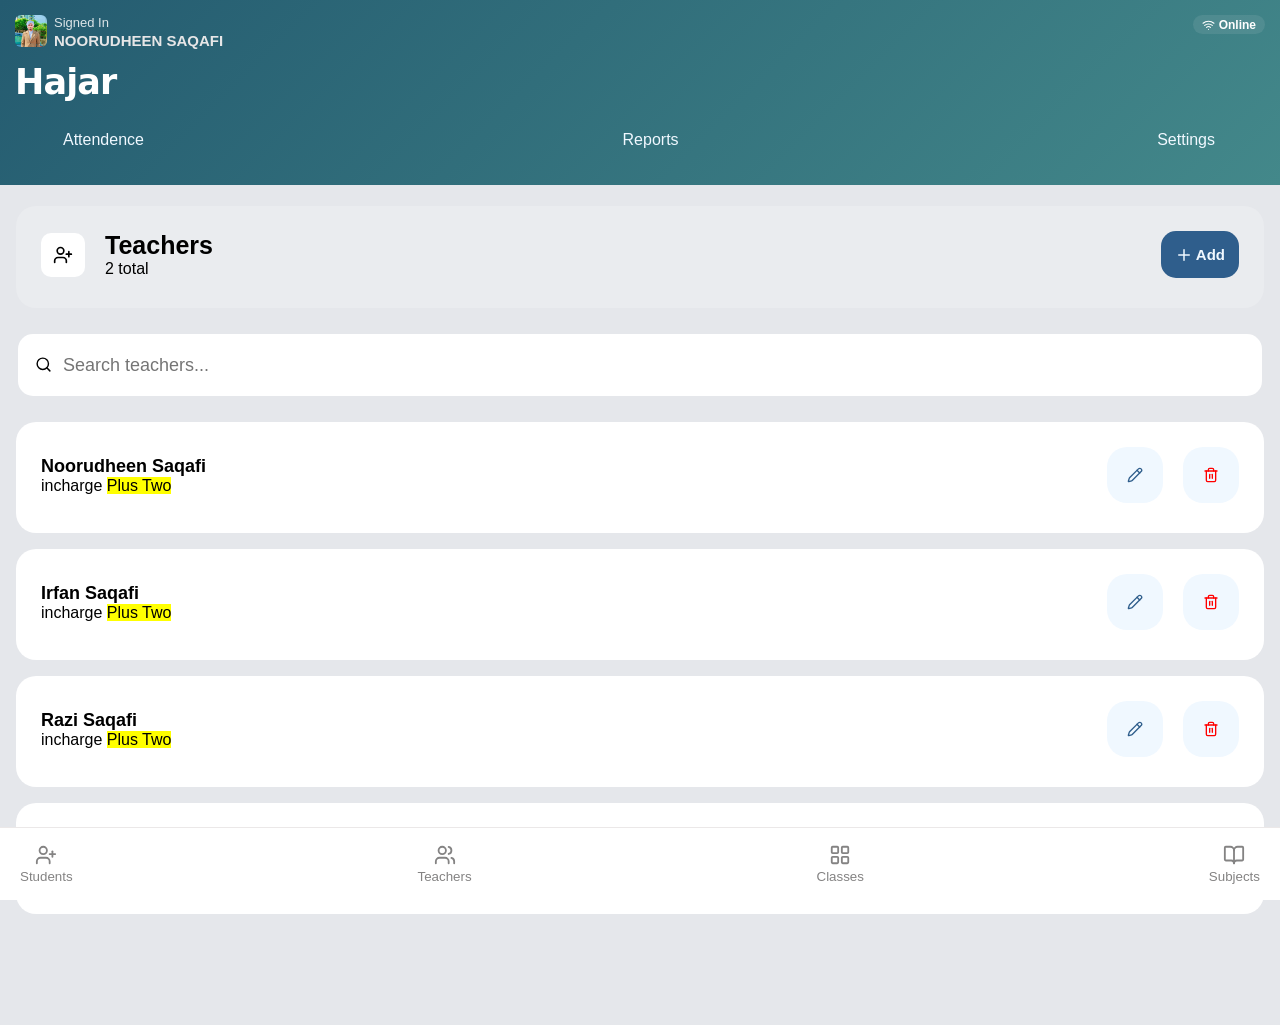
<file: add-teachers.html>
<!DOCTYPE html>
<html lang="en">
<head>
    <meta charset="UTF-8">
    <meta name="viewport" content="width=device-width, initial-scale=1.0">
    <meta name="theme-color" content="#245b70">
    <title>Wackha Hajar App</title>
    <link rel="manifest" href="./manifest.json">
    <link rel="stylesheet" href="style/top-navbar.css">
    <link rel="stylesheet" href="style/bottom-navbar.css">
    <link rel="stylesheet" href="style/general.css">
    <link rel="stylesheet" href="style/attendence-filter.css">
    <link rel="stylesheet" href="style/add-students.css">
    <link rel="icon" type="image/png" href="./icon/attendence-icon-64.png">
</head>
<body>
    
<!-- Header -->
    <header>
        <div class="profile-onlinestatus-div">
            <div class="user-info-container">
                <img class="profile-picture" src="images/nooru.jpeg" alt="">
                <div class="signintext-profilename-div">
                    <p class="sign-in-text">Signed In</p> 
                    <strong class="profile-name">NOORUDHEEN SAQAFI</strong>
                </div>
            </div>            
            <div class="online-text-div">
                <svg xmlns="http://www.w3.org/2000/svg" width="13" height="13" viewBox="0 0 24 24" fill="none" stroke="currentColor" stroke-width="2" stroke-linecap="round" stroke-linejoin="round" class="lucide lucide-wifi" aria-hidden="true"><path d="M12 20h.01"></path><path d="M2 8.82a15 15 0 0 1 20 0"></path><path d="M5 12.859a10 10 0 0 1 14 0"></path><path d="M8.5 16.429a5 5 0 0 1 7 0"></path></svg>
                <p class="online-text">Online</p>
            </div>
        </div>


        <p class="hajar-title">Hajar </p>
        <div class="top-nav-buttons-container">
            <button class="top-nav-buttons active">Attendence</button>
            <button class="top-nav-buttons">Reports</button>
            <button class="top-nav-buttons">Settings</button>
        </div>
    </header>

<!-- Add Student Tab -->
    <main>
        <div class="students-title-icon-addbutton-div">
            <div class="icon-student-title-div">
                <svg xmlns="http://www.w3.org/2000/svg" width="20" height="20" viewBox="0 0 24 24" fill="none" stroke="currentColor" stroke-width="2" stroke-linecap="round" stroke-linejoin="round" class="lucide lucide-user-plus" aria-hidden="true" style="color: var(--primary);"><path d="M16 21v-2a4 4 0 0 0-4-4H6a4 4 0 0 0-4 4v2"></path><circle cx="9" cy="7" r="4"></circle><line x1="19" x2="19" y1="8" y2="14"></line><line x1="22" x2="16" y1="11" y2="11"></line></svg>
                <div class="students-title-div">
                    <p class="student-title">Teachers</p>
                    <p class="total-text">2 total</p>
                </div>
            </div>
            
            <button>
                <svg xmlns="http://www.w3.org/2000/svg" width="18" height="18" viewBox="0 0 24 24" fill="none" stroke="currentColor" stroke-width="2" stroke-linecap="round" stroke-linejoin="round" class="lucide lucide-plus" aria-hidden="true"><path d="M5 12h14"></path><path d="M12 5v14"></path></svg>
                Add
            </button>
        </div>

        <div class="search-bar-icon-div">
            <svg xmlns="http://www.w3.org/2000/svg" width="17" height="17" viewBox="0 0 24 24" fill="none" stroke="currentColor" stroke-width="2" stroke-linecap="round" stroke-linejoin="round" class="lucide lucide-search absolute left-3 top-1/2 -translate-y-1/2 muted" aria-hidden="true"><path d="m21 21-4.34-4.34"></path><circle cx="11" cy="11" r="8"></circle></svg>
            <input type="text" placeholder="Search teachers...">
        </div>

        <!-- Student List -->
        <div class="students-list-div">
            <div>
                <p class="student-name">Noorudheen Saqafi</p>
                <p>incharge <mark>Plus Two</mark></p>
            </div>
            <div class="edit-delete-buttons">
                <svg class="edit-button" xmlns="http://www.w3.org/2000/svg" width="16" height="16" viewBox="0 0 24 24" fill="none" stroke="currentColor" stroke-width="2" stroke-linecap="round" stroke-linejoin="round" class="lucide lucide-pencil" aria-hidden="true" style="color: var(--secondary);"><path d="M21.174 6.812a1 1 0 0 0-3.986-3.987L3.842 16.174a2 2 0 0 0-.5.83l-1.321 4.352a.5.5 0 0 0 .623.622l4.353-1.32a2 2 0 0 0 .83-.497z"></path><path d="m15 5 4 4"></path></svg>
                <svg class="delete-button" xmlns="http://www.w3.org/2000/svg" width="16" height="16" viewBox="0 0 24 24" fill="none" stroke="currentColor" stroke-width="2" stroke-linecap="round" stroke-linejoin="round" class="lucide lucide-trash2 lucide-trash-2" aria-hidden="true" style="color: var(--red);"><path d="M10 11v6"></path><path d="M14 11v6"></path><path d="M19 6v14a2 2 0 0 1-2 2H7a2 2 0 0 1-2-2V6"></path><path d="M3 6h18"></path><path d="M8 6V4a2 2 0 0 1 2-2h4a2 2 0 0 1 2 2v2"></path></svg>
            </div>
        </div>

        <!-- Student List -->
        <div class="students-list-div">
            <div>
                <p class="student-name">Irfan Saqafi</p>
                <p>incharge <mark>Plus Two</mark></p>
            </div>
            <div class="edit-delete-buttons">
                <svg class="edit-button" xmlns="http://www.w3.org/2000/svg" width="16" height="16" viewBox="0 0 24 24" fill="none" stroke="currentColor" stroke-width="2" stroke-linecap="round" stroke-linejoin="round" class="lucide lucide-pencil" aria-hidden="true" style="color: var(--secondary);"><path d="M21.174 6.812a1 1 0 0 0-3.986-3.987L3.842 16.174a2 2 0 0 0-.5.83l-1.321 4.352a.5.5 0 0 0 .623.622l4.353-1.32a2 2 0 0 0 .83-.497z"></path><path d="m15 5 4 4"></path></svg>
                <svg class="delete-button" xmlns="http://www.w3.org/2000/svg" width="16" height="16" viewBox="0 0 24 24" fill="none" stroke="currentColor" stroke-width="2" stroke-linecap="round" stroke-linejoin="round" class="lucide lucide-trash2 lucide-trash-2" aria-hidden="true" style="color: var(--red);"><path d="M10 11v6"></path><path d="M14 11v6"></path><path d="M19 6v14a2 2 0 0 1-2 2H7a2 2 0 0 1-2-2V6"></path><path d="M3 6h18"></path><path d="M8 6V4a2 2 0 0 1 2-2h4a2 2 0 0 1 2 2v2"></path></svg>
            </div>
        </div>

        <!-- Student List -->
        <div class="students-list-div">
            <div>
                <p class="student-name">Razi Saqafi</p>
                <p>incharge <mark>Plus Two</mark></p>
            </div>
            <div class="edit-delete-buttons">
                <svg class="edit-button" xmlns="http://www.w3.org/2000/svg" width="16" height="16" viewBox="0 0 24 24" fill="none" stroke="currentColor" stroke-width="2" stroke-linecap="round" stroke-linejoin="round" class="lucide lucide-pencil" aria-hidden="true" style="color: var(--secondary);"><path d="M21.174 6.812a1 1 0 0 0-3.986-3.987L3.842 16.174a2 2 0 0 0-.5.83l-1.321 4.352a.5.5 0 0 0 .623.622l4.353-1.32a2 2 0 0 0 .83-.497z"></path><path d="m15 5 4 4"></path></svg>
                <svg class="delete-button" xmlns="http://www.w3.org/2000/svg" width="16" height="16" viewBox="0 0 24 24" fill="none" stroke="currentColor" stroke-width="2" stroke-linecap="round" stroke-linejoin="round" class="lucide lucide-trash2 lucide-trash-2" aria-hidden="true" style="color: var(--red);"><path d="M10 11v6"></path><path d="M14 11v6"></path><path d="M19 6v14a2 2 0 0 1-2 2H7a2 2 0 0 1-2-2V6"></path><path d="M3 6h18"></path><path d="M8 6V4a2 2 0 0 1 2-2h4a2 2 0 0 1 2 2v2"></path></svg>
            </div>
        </div>

        <!-- Student List -->
        <div class="students-list-div">
            <div>
                <p class="student-name">Abuswalih Saqafi</p>
                <p>incharge <mark>Plus Two</mark></p>
            </div>
            <div class="edit-delete-buttons">
                <svg class="edit-button" xmlns="http://www.w3.org/2000/svg" width="16" height="16" viewBox="0 0 24 24" fill="none" stroke="currentColor" stroke-width="2" stroke-linecap="round" stroke-linejoin="round" class="lucide lucide-pencil" aria-hidden="true" style="color: var(--secondary);"><path d="M21.174 6.812a1 1 0 0 0-3.986-3.987L3.842 16.174a2 2 0 0 0-.5.83l-1.321 4.352a.5.5 0 0 0 .623.622l4.353-1.32a2 2 0 0 0 .83-.497z"></path><path d="m15 5 4 4"></path></svg>
                <svg class="delete-button" xmlns="http://www.w3.org/2000/svg" width="16" height="16" viewBox="0 0 24 24" fill="none" stroke="currentColor" stroke-width="2" stroke-linecap="round" stroke-linejoin="round" class="lucide lucide-trash2 lucide-trash-2" aria-hidden="true" style="color: var(--red);"><path d="M10 11v6"></path><path d="M14 11v6"></path><path d="M19 6v14a2 2 0 0 1-2 2H7a2 2 0 0 1-2-2V6"></path><path d="M3 6h18"></path><path d="M8 6V4a2 2 0 0 1 2-2h4a2 2 0 0 1 2 2v2"></path></svg>
            </div>
        </div>
        
    </main>

<!-- Bottom Navbar -->
    <footer>
        <div class="bottom-navbar-container">
            <button class="bottom-nav-button active">
                <svg xmlns="http://www.w3.org/2000/svg" width="22" height="22" viewBox="0 0 24 24" fill="none" stroke="currentColor" stroke-width="2" stroke-linecap="round" stroke-linejoin="round" class="lucide lucide-user-plus" aria-hidden="true" style="color: var(--text-muted);"><path d="M16 21v-2a4 4 0 0 0-4-4H6a4 4 0 0 0-4 4v2"></path><circle cx="9" cy="7" r="4"></circle><line x1="19" x2="19" y1="8" y2="14"></line><line x1="22" x2="16" y1="11" y2="11"></line></svg>
                <p>Students</p>
            </button>
            <button class="bottom-nav-button">
                <svg xmlns="http://www.w3.org/2000/svg" width="22" height="22" viewBox="0 0 24 24" fill="none" stroke="currentColor" stroke-width="2" stroke-linecap="round" stroke-linejoin="round" class="lucide lucide-users" aria-hidden="true" style="color: var(--text-muted);"><path d="M16 21v-2a4 4 0 0 0-4-4H6a4 4 0 0 0-4 4v2"></path><path d="M16 3.128a4 4 0 0 1 0 7.744"></path><path d="M22 21v-2a4 4 0 0 0-3-3.87"></path><circle cx="9" cy="7" r="4"></circle></svg>
                <p>Teachers</p>
            </button>
            <button class="bottom-nav-button">
                <svg xmlns="http://www.w3.org/2000/svg" width="22" height="22" viewBox="0 0 24 24" fill="none" stroke="currentColor" stroke-width="2" stroke-linecap="round" stroke-linejoin="round" class="lucide lucide-layout-grid" aria-hidden="true" style="color: var(--primary);"><rect width="7" height="7" x="3" y="3" rx="1"></rect><rect width="7" height="7" x="14" y="3" rx="1"></rect><rect width="7" height="7" x="14" y="14" rx="1"></rect><rect width="7" height="7" x="3" y="14" rx="1"></rect></svg>
                <p>Classes</p>
            </button>
            <button class="bottom-nav-button">
                <svg xmlns="http://www.w3.org/2000/svg" width="22" height="22" viewBox="0 0 24 24" fill="none" stroke="currentColor" stroke-width="2" stroke-linecap="round" stroke-linejoin="round" class="lucide lucide-book-open" aria-hidden="true" style="color: var(--text-muted);"><path d="M12 7v14"></path><path d="M3 18a1 1 0 0 1-1-1V4a1 1 0 0 1 1-1h5a4 4 0 0 1 4 4 4 4 0 0 1 4-4h5a1 1 0 0 1 1 1v13a1 1 0 0 1-1 1h-6a3 3 0 0 0-3 3 3 3 0 0 0-3-3z"></path></svg>
                <p>Subjects</p>
            </button>      
        </div>
    </footer>





    <script src="./scripts.js"></script>
</body>
</file>
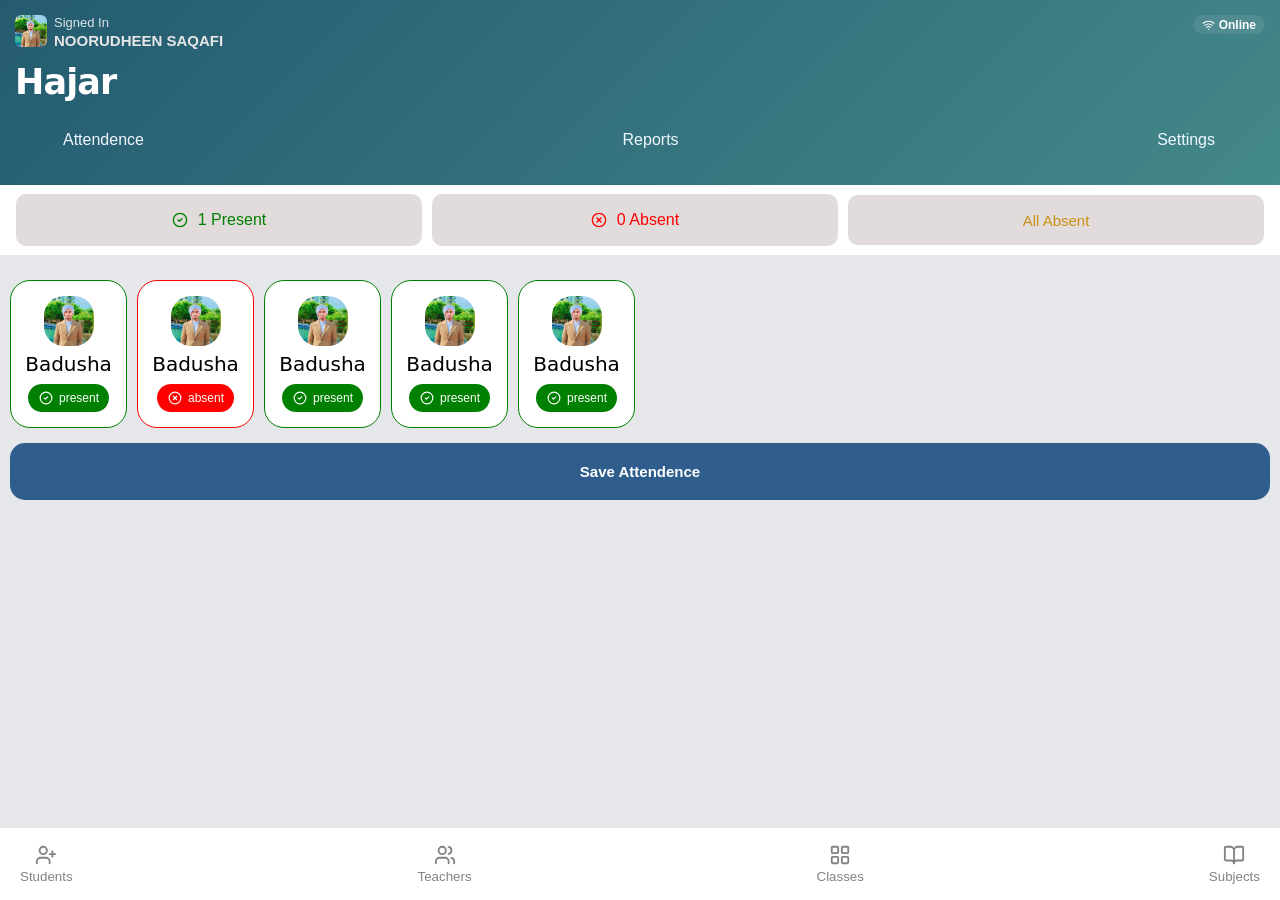
<file: attendence-student-list.html>
<!DOCTYPE html>
<html lang="en">

<head>
    <meta charset="UTF-8">
    <meta name="viewport" content="width=device-width, initial-scale=1.0">
    <meta name="theme-color" content="#245b70">
    <title>Wackha Hajar App</title>
    <link rel="manifest" href="./manifest.json">
    <link rel="stylesheet" href="style/top-navbar.css">
    <link rel="stylesheet" href="style/bottom-navbar.css">
    <link rel="stylesheet" href="style/general.css">
    <link rel="stylesheet" href="style/attendence-filter.css">
    <link rel="stylesheet" href="style/add-students.css">
    <link rel="icon" type="image/png" href="./icon/attendence-icon-64.png">
</head>

<body>

    <!-- Header -->
    <header>
        <div class="profile-onlinestatus-div">
            <div class="user-info-container">
                <img class="profile-picture" src="images/nooru.jpeg" alt="">
                <div class="signintext-profilename-div">
                    <p class="sign-in-text">Signed In</p>
                    <strong class="profile-name">NOORUDHEEN SAQAFI</strong>
                </div>
            </div>
            <div class="online-text-div">
                <svg xmlns="http://www.w3.org/2000/svg" width="13" height="13" viewBox="0 0 24 24" fill="none"
                    stroke="currentColor" stroke-width="2" stroke-linecap="round" stroke-linejoin="round"
                    class="lucide lucide-wifi" aria-hidden="true">
                    <path d="M12 20h.01"></path>
                    <path d="M2 8.82a15 15 0 0 1 20 0"></path>
                    <path d="M5 12.859a10 10 0 0 1 14 0"></path>
                    <path d="M8.5 16.429a5 5 0 0 1 7 0"></path>
                </svg>
                <p class="online-text">Online</p>
            </div>
        </div>


        <p class="hajar-title">Hajar </p>
        <div class="top-nav-buttons-container">
            <button class="top-nav-buttons active">Attendence</button>
            <button class="top-nav-buttons">Reports</button>
            <button class="top-nav-buttons">Settings</button>
        </div>
    </header>

    <!-- Add Student Tab -->
    <main class="js-main">
        <div>
            <div class="present-absent-allabsent-div">
            <div class="present-div">
                <svg xmlns="http://www.w3.org/2000/svg" width="16" height="16" viewBox="0 0 24 24" fill="none"
                    stroke="currentColor" stroke-width="2" stroke-linecap="round" stroke-linejoin="round"
                    class="lucide lucide-circle-check" aria-hidden="true">
                    <circle cx="12" cy="12" r="10"></circle>
                    <path d="m9 12 2 2 4-4"></path>
                </svg>
                1 Present
            </div>
            <div class="absent-div">
                <svg xmlns="http://www.w3.org/2000/svg" width="16" height="16" viewBox="0 0 24 24" fill="none"
                    stroke="currentColor" stroke-width="2" stroke-linecap="round" stroke-linejoin="round"
                    class="lucide lucide-circle-x" aria-hidden="true">
                    <circle cx="12" cy="12" r="10"></circle>
                    <path d="m15 9-6 6"></path>
                    <path d="m9 9 6 6"></path>
                </svg>
                0 Absent
            </div>
            <button>All Absent</button>
        </div>

        <div class="attendence-students-list-grid">
            <!-- Student List -->
            <div class="students-list-attendence-div">
                <img class="attendence-profile-picture" src="images/nooru.jpeg" alt="">
                <p class="attendence-student-name">Badusha</p>
                <div class="present-status-div">
                    <svg xmlns="http://www.w3.org/2000/svg" width="16" height="16" viewBox="0 0 24 24" fill="none"
                        stroke="currentColor" stroke-width="2" stroke-linecap="round" stroke-linejoin="round"
                        class="lucide lucide-circle-check" aria-hidden="true">
                        <circle cx="12" cy="12" r="10"></circle>
                        <path d="m9 12 2 2 4-4"></path>
                    </svg>
                    <p>present</p>
                </div>
            </div>



            <!-- Student List -->
            <div class="students-list-attendence-absent-div">
                <img class="attendence-profile-picture" src="images/nooru.jpeg" alt="">
                <p class="attendence-student-name">Badusha</p>


                <div class="absent-status-div">
                    <svg xmlns="http://www.w3.org/2000/svg" width="16" height="16" viewBox="0 0 24 24" fill="none"
                        stroke="currentColor" stroke-width="2" stroke-linecap="round" stroke-linejoin="round"
                        class="lucide lucide-circle-x" aria-hidden="true">
                        <circle cx="12" cy="12" r="10"></circle>
                        <path d="m15 9-6 6"></path>
                        <path d="m9 9 6 6"></path>
                    </svg>
                    <p>absent</p>
                </div>
            </div>

            <!-- Student List -->
            <div class="students-list-attendence-div">
                <img class="attendence-profile-picture" src="images/nooru.jpeg" alt="">
                <p class="attendence-student-name">Badusha</p>


                <div class="present-status-div">
                    <svg xmlns="http://www.w3.org/2000/svg" width="16" height="16" viewBox="0 0 24 24" fill="none"
                        stroke="currentColor" stroke-width="2" stroke-linecap="round" stroke-linejoin="round"
                        class="lucide lucide-circle-check" aria-hidden="true">
                        <circle cx="12" cy="12" r="10"></circle>
                        <path d="m9 12 2 2 4-4"></path>
                    </svg>
                    <p>present</p>
                </div>
            </div>
            
            <!-- Student List -->
            <div class="students-list-attendence-div">
                <img class="attendence-profile-picture" src="images/nooru.jpeg" alt="">
                <p class="attendence-student-name">Badusha</p>


                <div class="present-status-div">
                    <svg xmlns="http://www.w3.org/2000/svg" width="16" height="16" viewBox="0 0 24 24" fill="none"
                        stroke="currentColor" stroke-width="2" stroke-linecap="round" stroke-linejoin="round"
                        class="lucide lucide-circle-check" aria-hidden="true">
                        <circle cx="12" cy="12" r="10"></circle>
                        <path d="m9 12 2 2 4-4"></path>
                    </svg>
                    <p>present</p>
                </div>
            </div>
            <!-- Student List -->
            <div class="students-list-attendence-div">
                <img class="attendence-profile-picture" src="images/nooru.jpeg" alt="">
                <p class="attendence-student-name">Badusha</p>


                <div class="present-status-div">
                    <svg xmlns="http://www.w3.org/2000/svg" width="16" height="16" viewBox="0 0 24 24" fill="none"
                        stroke="currentColor" stroke-width="2" stroke-linecap="round" stroke-linejoin="round"
                        class="lucide lucide-circle-check" aria-hidden="true">
                        <circle cx="12" cy="12" r="10"></circle>
                        <path d="m9 12 2 2 4-4"></path>
                    </svg>
                    <p>present</p>
                </div>
            </div>
        </div>
        <div class="save-button-div">
            <button class="save-attendence-button">Save Attendence</button>
        </div>
        



    </main>

    <!-- Bottom Navbar -->
    <footer>
        <div class="bottom-navbar-container">
            <button class="bottom-nav-button active">
                <svg xmlns="http://www.w3.org/2000/svg" width="22" height="22" viewBox="0 0 24 24" fill="none"
                    stroke="currentColor" stroke-width="2" stroke-linecap="round" stroke-linejoin="round"
                    class="lucide lucide-user-plus" aria-hidden="true" style="color: var(--text-muted);">
                    <path d="M16 21v-2a4 4 0 0 0-4-4H6a4 4 0 0 0-4 4v2"></path>
                    <circle cx="9" cy="7" r="4"></circle>
                    <line x1="19" x2="19" y1="8" y2="14"></line>
                    <line x1="22" x2="16" y1="11" y2="11"></line>
                </svg>
                <p>Students</p>
            </button>
            <button class="bottom-nav-button">
                <svg xmlns="http://www.w3.org/2000/svg" width="22" height="22" viewBox="0 0 24 24" fill="none"
                    stroke="currentColor" stroke-width="2" stroke-linecap="round" stroke-linejoin="round"
                    class="lucide lucide-users" aria-hidden="true" style="color: var(--text-muted);">
                    <path d="M16 21v-2a4 4 0 0 0-4-4H6a4 4 0 0 0-4 4v2"></path>
                    <path d="M16 3.128a4 4 0 0 1 0 7.744"></path>
                    <path d="M22 21v-2a4 4 0 0 0-3-3.87"></path>
                    <circle cx="9" cy="7" r="4"></circle>
                </svg>
                <p>Teachers</p>
            </button>
            <button class="bottom-nav-button">
                <svg xmlns="http://www.w3.org/2000/svg" width="22" height="22" viewBox="0 0 24 24" fill="none"
                    stroke="currentColor" stroke-width="2" stroke-linecap="round" stroke-linejoin="round"
                    class="lucide lucide-layout-grid" aria-hidden="true" style="color: var(--primary);">
                    <rect width="7" height="7" x="3" y="3" rx="1"></rect>
                    <rect width="7" height="7" x="14" y="3" rx="1"></rect>
                    <rect width="7" height="7" x="14" y="14" rx="1"></rect>
                    <rect width="7" height="7" x="3" y="14" rx="1"></rect>
                </svg>
                <p>Classes</p>
            </button>
            <button class="bottom-nav-button">
                <svg xmlns="http://www.w3.org/2000/svg" width="22" height="22" viewBox="0 0 24 24" fill="none"
                    stroke="currentColor" stroke-width="2" stroke-linecap="round" stroke-linejoin="round"
                    class="lucide lucide-book-open" aria-hidden="true" style="color: var(--text-muted);">
                    <path d="M12 7v14"></path>
                    <path
                        d="M3 18a1 1 0 0 1-1-1V4a1 1 0 0 1 1-1h5a4 4 0 0 1 4 4 4 4 0 0 1 4-4h5a1 1 0 0 1 1 1v13a1 1 0 0 1-1 1h-6a3 3 0 0 0-3 3 3 3 0 0 0-3-3z">
                    </path>
                </svg>
                <p>Subjects</p>
            </button>
        </div>
    </footer>




    <script src="./scripts/add-students.js"></script>
    <script src="./scripts.js"></script>
</body>
</file>
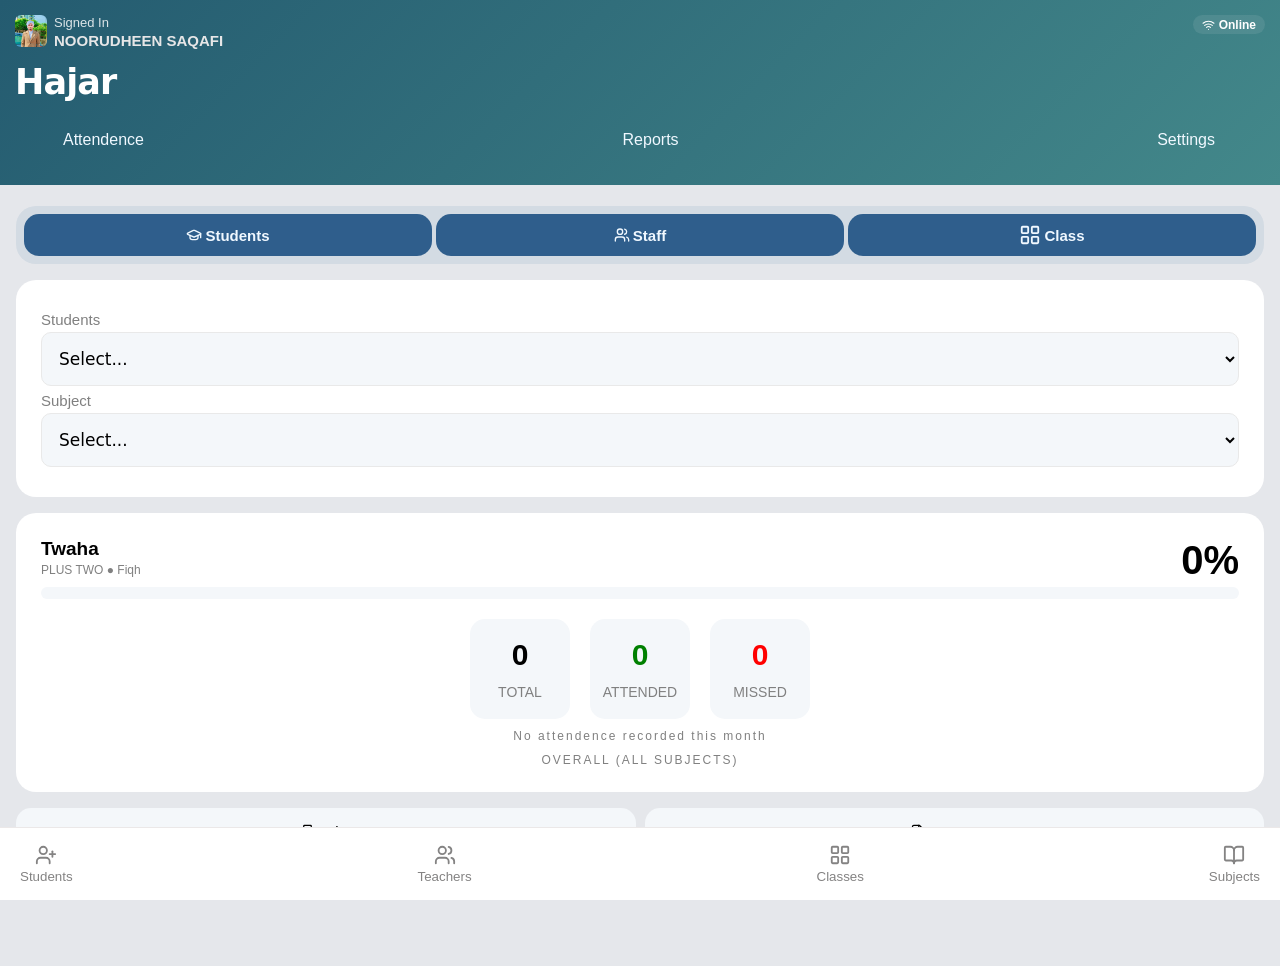
<file: report.html>
<!DOCTYPE html>
<html lang="en">
<head>
    <meta charset="UTF-8">
    <meta name="viewport" content="width=device-width, initial-scale=1.0", viewport-fit="cover">
    <meta name="theme-color" content="#245b70">
    <title>Wackha Hajar App</title>
    <link rel="manifest" href="./manifest.json">
    <link rel="stylesheet" href="style/top-navbar.css">
    <link rel="stylesheet" href="style/bottom-navbar.css">
    <link rel="stylesheet" href="style/general.css">
    
    <link rel="stylesheet" href="style/report.css">
    <link rel="icon" type="image/png" href="./icon/attendence-icon-64.png">
</head>
<body>
    
<!-- Header -->
    <header>
        <div class="profile-onlinestatus-div">
            <div class="user-info-container">
                <img class="profile-picture" src="images/nooru.jpeg" alt="">
                <div class="signintext-profilename-div">
                    <p class="sign-in-text">Signed In</p> 
                    <strong class="profile-name">NOORUDHEEN SAQAFI</strong>
                </div>
            </div>            
            <div class="online-text-div">
                <svg xmlns="http://www.w3.org/2000/svg" width="13" height="13" viewBox="0 0 24 24" fill="none" stroke="currentColor" stroke-width="2" stroke-linecap="round" stroke-linejoin="round" class="lucide lucide-wifi" aria-hidden="true"><path d="M12 20h.01"></path><path d="M2 8.82a15 15 0 0 1 20 0"></path><path d="M5 12.859a10 10 0 0 1 14 0"></path><path d="M8.5 16.429a5 5 0 0 1 7 0"></path></svg>
                <p class="online-text">Online</p>
            </div>
        </div>


        <p class="hajar-title">Hajar </p>
        <div class="top-nav-buttons-container">
            <button class="top-nav-buttons active">Attendence</button>
            <button class="top-nav-buttons">Reports</button>
            <button class="top-nav-buttons">Settings</button>
        </div>
    </header>

<!-- Report Filter -->
    <main>       
        <div class="report-student-teacher-class-buttons-div">
            <button>
                <svg xmlns="http://www.w3.org/2000/svg" width="16" height="16" viewBox="0 0 24 24" fill="none" stroke="currentColor" stroke-width="2" stroke-linecap="round" stroke-linejoin="round" class="lucide lucide-graduation-cap" aria-hidden="true"><path d="M21.42 10.922a1 1 0 0 0-.019-1.838L12.83 5.18a2 2 0 0 0-1.66 0L2.6 9.08a1 1 0 0 0 0 1.832l8.57 3.908a2 2 0 0 0 1.66 0z"></path><path d="M22 10v6"></path><path d="M6 12.5V16a6 3 0 0 0 12 0v-3.5"></path></svg>
                Students
            </button>
                   
            <button>
                <svg xmlns="http://www.w3.org/2000/svg" width="16" height="16" viewBox="0 0 24 24" fill="none" stroke="currentColor" stroke-width="2" stroke-linecap="round" stroke-linejoin="round" class="lucide lucide-users" aria-hidden="true"><path d="M16 21v-2a4 4 0 0 0-4-4H6a4 4 0 0 0-4 4v2"></path><path d="M16 3.128a4 4 0 0 1 0 7.744"></path><path d="M22 21v-2a4 4 0 0 0-3-3.87"></path><circle cx="9" cy="7" r="4"></circle></svg>
                Staff
            </button>  
            
            <button>
                <svg xmlns="http://www.w3.org/2000/svg" width="22" height="22" viewBox="0 0 24 24" fill="none" stroke="currentColor" stroke-width="2" stroke-linecap="round" stroke-linejoin="round" class="lucide lucide-layout-grid" aria-hidden="true" style="color: var(--primary);"><rect width="7" height="7" x="3" y="3" rx="1"></rect><rect width="7" height="7" x="14" y="3" rx="1"></rect><rect width="7" height="7" x="14" y="14" rx="1"></rect><rect width="7" height="7" x="3" y="14" rx="1"></rect></svg>
                Class
            </button>
        </div>
        

        <div class="report-filter-container">
            <p>Students</p> 
            <select name="students" class="students-dropdown">
                    <option value="" selected>Select...</option>
                    <option value="abubacker" >abubacker</option>
                    <option value="thwaha">thwaha</option>
                    <option value="hussain" >hussain</option>
                    
                    </select>   
            <p>Subject</p>
            <select name="class" class="subject-dropdown">
                    <option value="" selected>Select...</option>
                    <option value="figh" >Fiqh</option>
                    <option value="nahv">Nahv</option>
                    </select>
        </div>    
        
    <!-- Student Details -->
        <div class="report-student-detail-container">
            <div class="name-percent-div">
                <div class="studentname-date-subject-div">
                <p class="report-student-name">Twaha</p>
                <p class="class-subject-date">PLUS TWO &#9679 Fiqh</p>
                </div>

                <div class="percent-number">
                    0%
                </div>
            </div>
            
            <div class="graph-total-attended-missed-div">
                <div class="graph-div"></div>

                <div class="total-attended-missed-container">
                    <div class="total-attended-missed-div">
                        <p class="total-number">0</p>
                        <p class="total-title">TOTAL</p>
                    </div>
                    <div class="total-attended-missed-div">
                        <p class="attended-number">0</p>
                        <p class="attended-title">ATTENDED</p>
                    </div>
                    <div class="total-attended-missed-div">
                        <p class="missed-number">0</p>
                        <p class="missed-title">MISSED</p>
                    </div>
                </div>

                <p class="report-container-ramaining-text">No attendence recorded this month</p>
                <p class="report-container-ramaining-text">OVERALL (ALL SUBJECTS) </p>
            </div>
        </div>

        <div class="print-savepdf-div">
            <button>
                <svg xmlns="http://www.w3.org/2000/svg" width="15" height="15" viewBox="0 0 24 24" fill="none" stroke="currentColor" stroke-width="2" stroke-linecap="round" stroke-linejoin="round" class="lucide lucide-printer" aria-hidden="true"><path d="M6 18H4a2 2 0 0 1-2-2v-5a2 2 0 0 1 2-2h16a2 2 0 0 1 2 2v5a2 2 0 0 1-2 2h-2"></path><path d="M6 9V3a1 1 0 0 1 1-1h10a1 1 0 0 1 1 1v6"></path><rect x="6" y="14" width="12" height="8" rx="1"></rect></svg>
                <p>Print</p>
            </button>
            <button>
                <svg xmlns="http://www.w3.org/2000/svg" width="15" height="15" viewBox="0 0 24 24" fill="none" stroke="currentColor" stroke-width="2" stroke-linecap="round" stroke-linejoin="round" class="lucide lucide-file-text" aria-hidden="true"><path d="M6 22a2 2 0 0 1-2-2V4a2 2 0 0 1 2-2h8a2.4 2.4 0 0 1 1.704.706l3.588 3.588A2.4 2.4 0 0 1 20 8v12a2 2 0 0 1-2 2z"></path><path d="M14 2v5a1 1 0 0 0 1 1h5"></path><path d="M10 9H8"></path><path d="M16 13H8"></path><path d="M16 17H8"></path></svg>
                <p>Save PDF</p>
            </button>
        </div>            
    </main>

<!-- Bottom Navbar -->
    <footer>
        <div class="bottom-navbar-container">
            <button class="bottom-nav-button active">
                <svg xmlns="http://www.w3.org/2000/svg" width="22" height="22" viewBox="0 0 24 24" fill="none" stroke="currentColor" stroke-width="2" stroke-linecap="round" stroke-linejoin="round" class="lucide lucide-user-plus" aria-hidden="true" style="color: var(--text-muted);"><path d="M16 21v-2a4 4 0 0 0-4-4H6a4 4 0 0 0-4 4v2"></path><circle cx="9" cy="7" r="4"></circle><line x1="19" x2="19" y1="8" y2="14"></line><line x1="22" x2="16" y1="11" y2="11"></line></svg>
                <p>Students</p>
            </button>
            <button class="bottom-nav-button">
                <svg xmlns="http://www.w3.org/2000/svg" width="22" height="22" viewBox="0 0 24 24" fill="none" stroke="currentColor" stroke-width="2" stroke-linecap="round" stroke-linejoin="round" class="lucide lucide-users" aria-hidden="true" style="color: var(--text-muted);"><path d="M16 21v-2a4 4 0 0 0-4-4H6a4 4 0 0 0-4 4v2"></path><path d="M16 3.128a4 4 0 0 1 0 7.744"></path><path d="M22 21v-2a4 4 0 0 0-3-3.87"></path><circle cx="9" cy="7" r="4"></circle></svg>
                <p>Teachers</p>
            </button>
            <button class="bottom-nav-button">
                <svg xmlns="http://www.w3.org/2000/svg" width="22" height="22" viewBox="0 0 24 24" fill="none" stroke="currentColor" stroke-width="2" stroke-linecap="round" stroke-linejoin="round" class="lucide lucide-layout-grid" aria-hidden="true" style="color: var(--primary);"><rect width="7" height="7" x="3" y="3" rx="1"></rect><rect width="7" height="7" x="14" y="3" rx="1"></rect><rect width="7" height="7" x="14" y="14" rx="1"></rect><rect width="7" height="7" x="3" y="14" rx="1"></rect></svg>
                <p>Classes</p>
            </button>
            <button class="bottom-nav-button">
                <svg xmlns="http://www.w3.org/2000/svg" width="22" height="22" viewBox="0 0 24 24" fill="none" stroke="currentColor" stroke-width="2" stroke-linecap="round" stroke-linejoin="round" class="lucide lucide-book-open" aria-hidden="true" style="color: var(--text-muted);"><path d="M12 7v14"></path><path d="M3 18a1 1 0 0 1-1-1V4a1 1 0 0 1 1-1h5a4 4 0 0 1 4 4 4 4 0 0 1 4-4h5a1 1 0 0 1 1 1v13a1 1 0 0 1-1 1h-6a3 3 0 0 0-3 3 3 3 0 0 0-3-3z"></path></svg>
                <p>Subjects</p>
            </button>      
        </div>
    </footer>





    <script src="./scripts.js"></script>
</body>
</html>
</file>
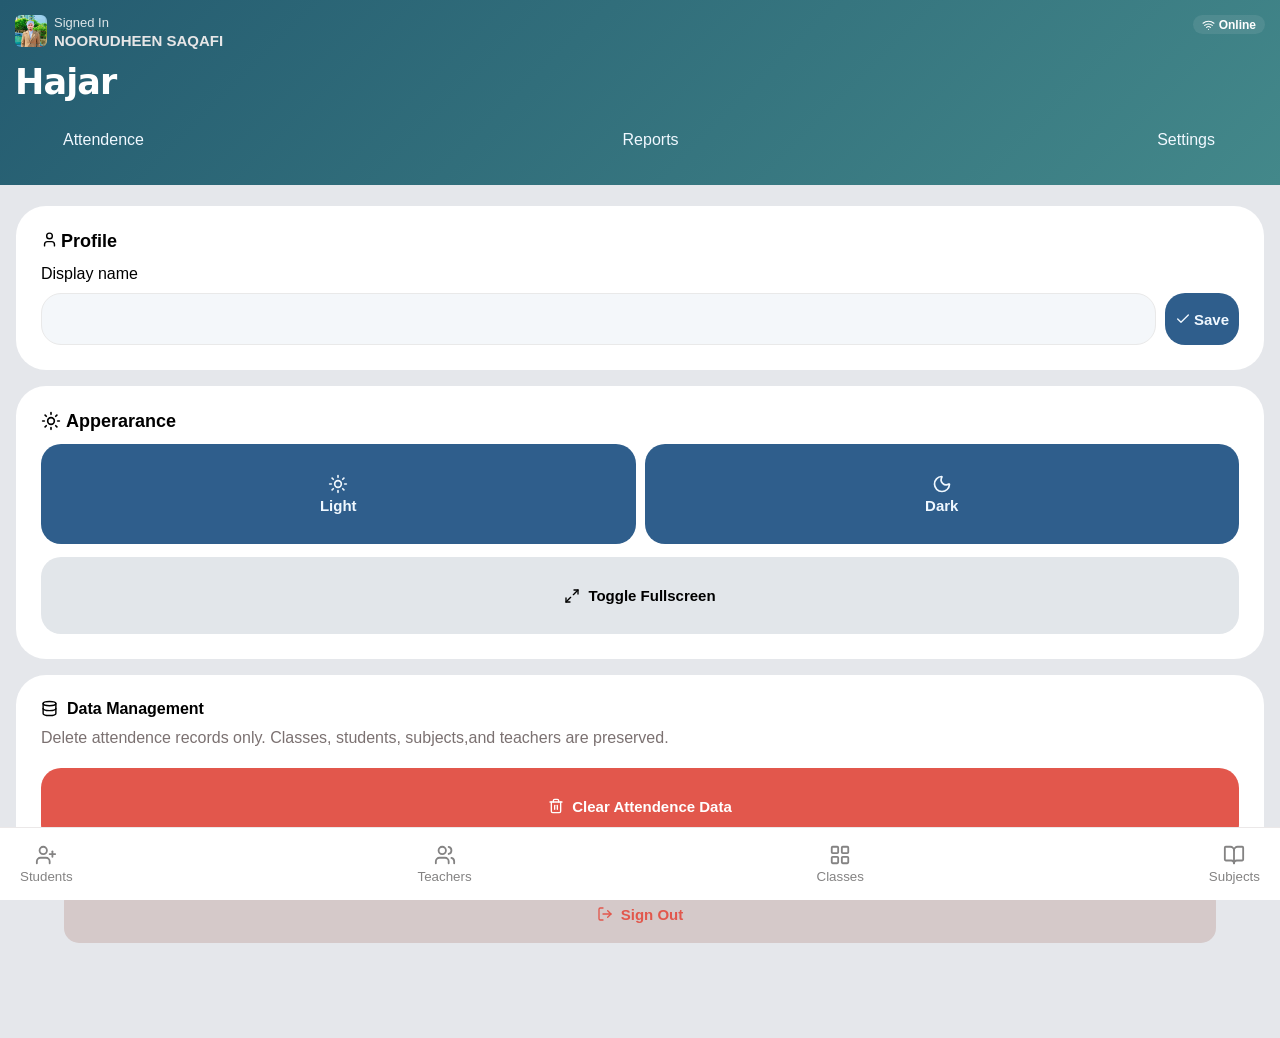
<file: settings.html>
<!DOCTYPE html>
<html lang="en">
<head>
    <meta charset="UTF-8">
    <meta name="viewport" content="width=device-width, initial-scale=1.0">
    <meta name="theme-color" content="#245b70">
    <title>Wackha Hajar App</title>
    <link rel="manifest" href="./manifest.json">
    <link rel="stylesheet" href="style/top-navbar.css">
    <link rel="stylesheet" href="style/bottom-navbar.css">
    <link rel="stylesheet" href="style/general.css">
    <link rel="stylesheet" href="style/settings.css">
    <link rel="stylesheet" href="style/attendence-filter.css">
    <link rel="icon" type="image/png" href="./icon/attendence-icon-64.png">
</head>
<body>
    
<!-- Header -->
    <header>
        <div class="profile-onlinestatus-div">
            <div class="user-info-container">
                <img class="profile-picture" src="images/nooru.jpeg" alt="">
                <div class="signintext-profilename-div">
                    <p class="sign-in-text">Signed In</p> 
                    <strong class="profile-name">NOORUDHEEN SAQAFI</strong>
                </div>
            </div>            
            <div class="online-text-div">
                <svg xmlns="http://www.w3.org/2000/svg" width="13" height="13" viewBox="0 0 24 24" fill="none" stroke="currentColor" stroke-width="2" stroke-linecap="round" stroke-linejoin="round" class="lucide lucide-wifi" aria-hidden="true"><path d="M12 20h.01"></path><path d="M2 8.82a15 15 0 0 1 20 0"></path><path d="M5 12.859a10 10 0 0 1 14 0"></path><path d="M8.5 16.429a5 5 0 0 1 7 0"></path></svg>
                <p class="online-text">Online</p>
            </div>
        </div>


        <p class="hajar-title">Hajar </p>
        <div class="top-nav-buttons-container">
            <button class="top-nav-buttons active">Attendence</button>
            <button class="top-nav-buttons">Reports</button>
            <button class="top-nav-buttons">Settings</button>
        </div>
    </header>

<!-- Profile Container -->
    <main>
        <div class="profile-container">
                <div class="profile-div">
                    <svg xmlns="http://www.w3.org/2000/svg" width="17" height="17" viewBox="0 0 24 24" fill="none" stroke="currentColor" stroke-width="2" stroke-linecap="round" stroke-linejoin="round" class="lucide lucide-user" aria-hidden="true" style="color: var(--primary);"><path d="M19 21v-2a4 4 0 0 0-4-4H9a4 4 0 0 0-4 4v2"></path><circle cx="12" cy="7" r="4"></circle></svg>
                    <p>Profile</p>
                </div>
                <p>Display name</p>
                <div class="nameinput-savebutton">
                    <input type="text" name="" id="">
                    <button>
                        <svg xmlns="http://www.w3.org/2000/svg" width="16" height="16" viewBox="0 0 24 24" fill="none" stroke="currentColor" stroke-width="2" stroke-linecap="round" stroke-linejoin="round" class="lucide lucide-check" aria-hidden="true"><path d="M20 6 9 17l-5-5"></path></svg>
                        Save
                    </button>
                </div>
        </div>

        <div class="appearance-container">
            <div class="appearence-title-icon-div">
                <svg xmlns="http://www.w3.org/2000/svg" width="20" height="20" viewBox="0 0 24 24" fill="none" stroke="currentColor" stroke-width="2" stroke-linecap="round" stroke-linejoin="round" class="lucide lucide-sun" aria-hidden="true"><circle cx="12" cy="12" r="4"></circle><path d="M12 2v2"></path><path d="M12 20v2"></path><path d="m4.93 4.93 1.41 1.41"></path><path d="m17.66 17.66 1.41 1.41"></path><path d="M2 12h2"></path><path d="M20 12h2"></path><path d="m6.34 17.66-1.41 1.41"></path><path d="m19.07 4.93-1.41 1.41"></path></svg>
                <p>Apperarance</p>
            </div>
            <div class="light-dark-button-div">
                <button>
                    <svg xmlns="http://www.w3.org/2000/svg" width="20" height="20" viewBox="0 0 24 24" fill="none" stroke="currentColor" stroke-width="2" stroke-linecap="round" stroke-linejoin="round" class="lucide lucide-sun" aria-hidden="true"><circle cx="12" cy="12" r="4"></circle><path d="M12 2v2"></path><path d="M12 20v2"></path><path d="m4.93 4.93 1.41 1.41"></path><path d="m17.66 17.66 1.41 1.41"></path><path d="M2 12h2"></path><path d="M20 12h2"></path><path d="m6.34 17.66-1.41 1.41"></path><path d="m19.07 4.93-1.41 1.41"></path></svg>
                    Light
                </button>
                <button>
                    <svg xmlns="http://www.w3.org/2000/svg" width="20" height="20" viewBox="0 0 24 24" fill="none" stroke="currentColor" stroke-width="2" stroke-linecap="round" stroke-linejoin="round" class="lucide lucide-moon" aria-hidden="true"><path d="M20.985 12.486a9 9 0 1 1-9.473-9.472c.405-.022.617.46.402.803a6 6 0 0 0 8.268 8.268c.344-.215.825-.004.803.401"></path></svg>
                    Dark
                </button>
            </div>
            <button class="fullscreen-button">
                <svg xmlns="http://www.w3.org/2000/svg" width="16" height="16" viewBox="0 0 24 24" fill="none" stroke="currentColor" stroke-width="2" stroke-linecap="round" stroke-linejoin="round" class="lucide lucide-maximize2 lucide-maximize-2" aria-hidden="true"><path d="M15 3h6v6"></path><path d="m21 3-7 7"></path><path d="m3 21 7-7"></path><path d="M9 21H3v-6"></path></svg>
                Toggle Fullscreen
            </button>
        </div>

        <div class="data-management-container">
            <div class="data-managment-title-icon-div">
                <svg xmlns="http://www.w3.org/2000/svg" width="17" height="17" viewBox="0 0 24 24" fill="none" stroke="currentColor" stroke-width="2" stroke-linecap="round" stroke-linejoin="round" class="lucide lucide-database" aria-hidden="true" style="color: var(--primary);"><ellipse cx="12" cy="5" rx="9" ry="3"></ellipse><path d="M3 5V19A9 3 0 0 0 21 19V5"></path><path d="M3 12A9 3 0 0 0 21 12"></path></svg>
                Data Management
            </div>
            <p class="delete-description">Delete attendence records only. Classes, students, subjects,and teachers are preserved.</p>
            <button>
                <svg xmlns="http://www.w3.org/2000/svg" width="16" height="16" viewBox="0 0 24 24" fill="none" stroke="currentColor" stroke-width="2" stroke-linecap="round" stroke-linejoin="round" class="lucide lucide-trash2 lucide-trash-2" aria-hidden="true"><path d="M10 11v6"></path><path d="M14 11v6"></path><path d="M19 6v14a2 2 0 0 1-2 2H7a2 2 0 0 1-2-2V6"></path><path d="M3 6h18"></path><path d="M8 6V4a2 2 0 0 1 2-2h4a2 2 0 0 1 2 2v2"></path></svg>
                Clear Attendence Data
            </button>
        </div>

        <div class="sign-out-div">
            <button class="sign-out-button">
                <svg xmlns="http://www.w3.org/2000/svg" width="16" height="16" viewBox="0 0 24 24" fill="none" stroke="currentColor" stroke-width="2" stroke-linecap="round" stroke-linejoin="round" class="lucide lucide-log-out" aria-hidden="true"><path d="m16 17 5-5-5-5"></path><path d="M21 12H9"></path><path d="M9 21H5a2 2 0 0 1-2-2V5a2 2 0 0 1 2-2h4"></path></svg>
                Sign Out
            </button>
        </div>
        
    </main>
    <!-- Bottom Navbar -->
    <footer>
        <div class="bottom-navbar-container">
            <button class="bottom-nav-button active">
                <svg xmlns="http://www.w3.org/2000/svg" width="22" height="22" viewBox="0 0 24 24" fill="none" stroke="currentColor" stroke-width="2" stroke-linecap="round" stroke-linejoin="round" class="lucide lucide-user-plus" aria-hidden="true" style="color: var(--text-muted);"><path d="M16 21v-2a4 4 0 0 0-4-4H6a4 4 0 0 0-4 4v2"></path><circle cx="9" cy="7" r="4"></circle><line x1="19" x2="19" y1="8" y2="14"></line><line x1="22" x2="16" y1="11" y2="11"></line></svg>
                <p>Students</p>
            </button>
            <button class="bottom-nav-button">
                <svg xmlns="http://www.w3.org/2000/svg" width="22" height="22" viewBox="0 0 24 24" fill="none" stroke="currentColor" stroke-width="2" stroke-linecap="round" stroke-linejoin="round" class="lucide lucide-users" aria-hidden="true" style="color: var(--text-muted);"><path d="M16 21v-2a4 4 0 0 0-4-4H6a4 4 0 0 0-4 4v2"></path><path d="M16 3.128a4 4 0 0 1 0 7.744"></path><path d="M22 21v-2a4 4 0 0 0-3-3.87"></path><circle cx="9" cy="7" r="4"></circle></svg>
                <p>Teachers</p>
            </button>
            <button class="bottom-nav-button">
                <svg xmlns="http://www.w3.org/2000/svg" width="22" height="22" viewBox="0 0 24 24" fill="none" stroke="currentColor" stroke-width="2" stroke-linecap="round" stroke-linejoin="round" class="lucide lucide-layout-grid" aria-hidden="true" style="color: var(--primary);"><rect width="7" height="7" x="3" y="3" rx="1"></rect><rect width="7" height="7" x="14" y="3" rx="1"></rect><rect width="7" height="7" x="14" y="14" rx="1"></rect><rect width="7" height="7" x="3" y="14" rx="1"></rect></svg>
                <p>Classes</p>
            </button>
            <button class="bottom-nav-button">
                <svg xmlns="http://www.w3.org/2000/svg" width="22" height="22" viewBox="0 0 24 24" fill="none" stroke="currentColor" stroke-width="2" stroke-linecap="round" stroke-linejoin="round" class="lucide lucide-book-open" aria-hidden="true" style="color: var(--text-muted);"><path d="M12 7v14"></path><path d="M3 18a1 1 0 0 1-1-1V4a1 1 0 0 1 1-1h5a4 4 0 0 1 4 4 4 4 0 0 1 4-4h5a1 1 0 0 1 1 1v13a1 1 0 0 1-1 1h-6a3 3 0 0 0-3 3 3 3 0 0 0-3-3z"></path></svg>
                <p>Subjects</p>
            </button>      
        </div>
    </footer>





    <script src="./scripts.js"></script>
</body>
</html>
</file>
<file: style/top-navbar.css>
header {
            background-color: aqua;
            padding: 15px;
            background: linear-gradient(135deg, #245b70, #43888a);
            position: fixed;
            top: 0;
            left: 0;
            right: 0;
            z-index: 100;
        }
        

        .profile-onlinestatus-div {
            display: flex;
            justify-content: space-between;
        }

        .user-info-container {
            display: flex;
            gap: 7px;
        }
        .profile-picture {
            width: 32px;
            height: 32px;
            border-radius: 6px;
        }

        .signintext-profilename-div {
            display: flex;
            flex-direction: column;
            gap: 2px;
            
        }
        .sign-in-text {
            font-size: 13px;
            color: #ffffffd5;
            
        }

        .profile-name {
            font-size: 15px;
            color: #edebebf6;
                       
        }

        .online-text-div {
            display: flex;
            justify-content: center;
            align-items: center;
            font-size: 12px;
            font-weight: bold;
            color: white;
            background-color: rgba(236, 228, 228, 0.097);
            border-radius: 15px;
            padding: 0px 9px;
            gap: 4px;
            height: 19px;
            
            
        }
        .online-text-div svg {
            height: 14px;
        }




        .hajar-title {
            font-family: Sora, system-ui, sans-serif;
            font-size: 35px;
            font-weight: 800;
            line-height: 2.25rem;
            margin-top: 15px;
            margin-bottom: 10px;
            color: white;
            letter-spacing: -.025em;
        }

        .top-nav-buttons-container {
            height: 40px;
            display: flex;
            justify-content: space-between;
            align-items: center;
            padding: 10px;
            margin-left: 8px;
            margin-right: 10px;
        }

        .top-nav-buttons {
            background-color: transparent;
            border: none;
            color: aliceblue;
            padding: 11px 30px;
            border-radius: 10px;
            font-size: 16px;
            

        }

        

        .top-nav-buttons:active {
            background-color: white;
            border-radius: 10px;
            color: rgb(122, 122, 198);
            cursor: pointer;
            padding: 11px 30px;
            
        }
</file>
<file: style/bottom-navbar.css>
.bottom-navbar-container {
   display: flex; 
   justify-content: space-between;
   background-color: white;
   border-top: solid 1px rgb(235, 232, 232);
   padding: 15px;
   position: fixed;
   bottom: 0;
   left: 0;
   right: 0;
}

.bottom-nav-button {
    font-size: px;
    border: none;
    background-color: white;
    color: rgb(132, 131, 131);
}

.bottom-navbar-container {
    padding-left: 14px;
    padding-right: 14px;
    

}
.bottom-navbar-svg {
    width: 30px;
    height: 30px;
    padding-top:5px;
    padding-left: 5px;
    padding-right: 5px;   
}
.bottom-navbar-svg.active {
    stroke:  #245b70;
}
</file>
<file: style/general.css>
body {
    margin: 0;
    font-family: arial;
    display: flex;
    flex-direction: column;
    padding-top: 190px;
    padding-bottom: 95px;
    background-color: #e5e7eb;
    
}

/* --- Dark Theme Styles --- */
body.dark-theme {
    background-color: #121212 !important;
    color: #e0e0e0 !important;
}

/* ഡാർക്ക് മോഡിൽ എല്ലാ കാർഡുകളും ബോക്സുകളും മാറുവാൻ */



body.dark-theme div,
body.dark-theme main,

body.dark-theme header,
body.dark-theme input,
body.dark-theme select,
body.dark-theme button {
    background-color: #1e1e1e;
    color: #ffffff;
    border-color: #333333;
    background: #1e1e1e;
    
    
}

/* കണ്ടെയ്നറുകൾക്കും കാർഡുകൾക്കും ബാക്ക്ഗ്രൗണ്ട് മാറ്റാൻ */


body.dark-theme .profile-container,
body.dark-theme .appearance-container,
body.dark-theme .data-management-container,
body.dark-theme .report-student-detail-container,
body.dark-theme .report-filter-container,
body.dark-theme .students-list-attendence-div,
body.dark-theme .students-list-attendence-absent-div,
body.dark-theme button,
body.dark-theme .students-list-div {
    background-color: #1e1e1e !important;
    border: 1px solid #4d4949;
    color: #ffffff !important;
}

/* Text colors dark mode-ൽ കൃത്യമാക്കാൻ */
body.dark-theme p,
body.dark-theme span,
body.dark-theme h1,
body.dark-theme h2,
body.dark-theme h3 {
    color: #e0e0e0 !important;
}

/* Input boxes & Dropdowns */
body.dark-theme input[type="text"],
body.dark-theme select {
    background-color: #2b2b2b !important;
    color: #ffffff !important;
    border: 1px solid #444444 !important;
}






p {
  margin: 0;
}
</file>
<file: style/attendence-filter.css>
/* Attendence filter */
.attendence-filter-container {
    display: flex;
    flex-direction: column;
    padding: 25px;
    margin: 16px;
    background-color: white;
    border-radius: 30px;
}

.student-staff-buttons-div {
    display: flex;
    justify-content: center;
    gap: 4px;
    background-color: #e2e8ef;
    padding: 8px;
    border-radius: 20px;
    margin-bottom: 12px;
}

.student-staff-buttons-div button {
    background-color: #2f5e8c;
    color: aliceblue ;
    border: none;
    padding: 10px;
    border-radius: 15px;
    font-size: 15px;
    font-weight: bold;
    display: flex;
    justify-content: center;
    align-items: center;
    gap: 3px;
    flex: 1;
}

.attendence-filter-container p {
    color: gray;
    font-size: 15px;
    margin-top:6px;
    margin-bottom: 4px;

}

.date-title {
    display: flex;
    align-items: center;
    gap: 2px;
    
}
.date-title svg {
    height: 14px;
    color: gray;
}

.date-input {
    width: 100%;
    box-sizing: border-box;
    background-color: #f4f7fa;
    border: 1px solid rgb(233, 233, 233);
    border-radius: 10px;
    padding: 15px 20px;
    font-size: 17px;
    font-family: Plus Jakarta Sans,system-ui,sans-serif;
}

.class-subject-filter-div {
    display: flex;
    gap: 10px;
    align-items: center;
    font-family: Plus Jakarta Sans,system-ui,sans-serif;
    
}

.class-subject-filter {
    flex: 1;
}
  
.class-dropdown,
.subject-dropdown {
    width: 100%;
    background-color: #f4f7fa;
    border: 1px solid rgb(233, 233, 233);
    border-radius: 10px;
    padding: 15px 0px;
    font-size: 17px;
    font-family: Plus Jakarta Sans,system-ui,sans-serif;
    padding-left: 13px;
}   

    
    


.class-subject-input {
    width: 100%;
    background-color: #f4f7fa;
    border: 1px solid rgb(233, 233, 233);
    border-radius: 10px;
    padding: 10px 0px;
    font-family: Plus Jakarta Sans,system-ui,sans-serif;
}

.attendence-students-list {
    display: flex;
    flex-direction: column;
    padding: 20px;
    padding-bottom: 65px;
    margin: 16px;
    background-color: white;
    border-radius: 30px;
    
    justify-content: center;
    align-items: center;
}
.attendence-students-list-demo {
    display: flex;
    flex-direction: column;
    padding: 30px;
    margin: 12px;
    border-radius: 10px;
    gap: 10px;
    justify-content: center;
    align-items: center;  
    
}


.choose-text {
    font-weight: bold;
    text-align: center;
}

.pick-text {
    color: gray;
    text-align: center;
    
}

.present-absent-allabsent-div {
    background-color: white;
    display: flex;
    justify-content: center;
    align-items: center;
    gap: 10px;
    height: 50px;
    padding: 10px;
    padding-right: 16px;
    padding-left: 16px;
    margin-bottom: 20px;
    position: fixed;
    top: 185px;
    height: 50px;
    left: 0;
    right: 0;
}

.present-div,
.absent-div {
    flex: 1;
    display: flex;
    justify-content: center;
    align-items: center;
    gap: 10px;
    background-color: rgba(222, 213, 213, 0.859);
    height: 100%;
    border-radius: 10px;
    padding: 1px;
    
}

.present-div {
    color: green;
}

.absent-div {
    color: red;
}


.present-absent-allabsent-div button {
    flex: 1;
    border:none;
    height: 100%;
    background-color: rgba(222, 213, 213, 0.859);
    border-radius: 10px;
    font-size: 15px;
    text-align: center;
    color: rgb(202, 144, 19);
    
    

}


.students-list-attendence-div {
    display: flex;
    flex-direction: column;
    gap: 2px;
    justify-content: center;
    align-items: center;
    padding: 15px;
    background-color: white;
    border-radius: 20px;
    border: solid 1px green;
}

.attendence-students-list-grid {
    display: grid;
    grid-template-columns: repeat(auto-fill, minmax(110px, 1fr));    
    row-gap: 10px;
    column-gap: 10px;
    margin-left: 10px;
    margin-right: 10px;
    margin-top: 90px;
}

.attendence-profile-picture {
    height: 50px;
    width: 50px;
    border-radius: 20px;
}

.attendence-student-name {
    margin-top: 4px;
   font-size: 20px;
    font-family: system-ui, -apple-system, BlinkMacSystemFont, 'Segoe UI', Roboto, Oxygen, Ubuntu, Cantarell, 'Open Sans', 'Helvetica Neue', sans-serif
}

.present-status-div {
    margin-top: 6px;
    background-color: green;
    border: none;
    color: white;
    padding: 7px 10px;
    border-radius: 20px;
    font-size: 12px;
    display: flex;
    gap: 5px;
}

.present-status-div svg {
    height: 14px ;
}

.absent-status-div {
    margin-top: 6px;
    background-color: red;
    border: none;
    color: white;
    padding: 7px 10px;
    border-radius: 20px;
    font-size: 12px;
    display: flex;
    gap: 5px;
}

.absent-status-div svg {
    height: 14px ;
}

.students-list-attendence-absent-div {
    display: flex;
    flex-direction: column;
    gap: 2px;
    justify-content: center;
    align-items: center;
    padding: 15px;
    background-color: white;
    border-radius: 20px;
    border: solid 1px red;
}

.js-attendence-student-list {
    
}

.save-attendence-button {
    background-color: #2f5e8c;
    color: white;
    border: none;
    padding: 20px;
    margin-top: 15px;
    margin-left: 10px;
    margin-right: 10px;
    border-radius: 15px;
    flex: 1;
    font-size: 15px;
    font-weight: bold;

}

.save-button-div {
    display: flex;
    justify-content: center;

}
</file>
<file: style/report.css>
/* Report Button Container */
.report-filter-container {
    display: flex;
    flex-direction: column;
    padding: 25px;
    padding-bottom: 30px;
    margin: 16px;
    background-color: white;
    border-radius: 20px;
}
.report-student-teacher-class-buttons-div {
    display: flex;
    justify-content: center;
    gap: 4px;
    background-color: #d3dbe3;
    padding: 8px;
    border-radius: 20px;
    margin-bottom: 12px;
    margin: 16px;
}

.report-student-teacher-class-buttons-div button {
    background-color: #2f5e8c;
    color: aliceblue ;
    border: none;
    padding: 10px;
    border-radius: 15px;
    font-size: 15px;
    font-weight: bold;
    display: flex;
    justify-content: center;
    align-items: center;
    gap: 3px;
    flex: 1;
}

.report-filter-container p {
    color: gray;
    font-size: 15px;
    margin-top:6px;
    margin-bottom: 4px;

}

.students-dropdown,
.subject-dropdown {
    width: 100%;
    background-color: #f4f7fa;
    border: 1px solid rgb(233, 233, 233);
    border-radius: 10px;
    padding: 15px 13px;
    font-size: 17px;
    font-family: Plus Jakarta Sans,system-ui,sans-serif;
    
} 

.report-student-detail-container {
    display: flex;
    flex-direction: column;
    padding: 25px;
    margin: 16px;
    background-color: white;
    border-radius: 20px; 
}

.studentname-date-subject-div {
    display: flex;
    flex-direction: column;
    gap: 3px;
    margin-bottom: 10px;
}

.report-student-name {
    font-size: 19px;
    font-weight: bold;
    color: black;
    
}

.class-subject-date {
    color: gray;
    font-size: 12px;
}

.name-percent-div {
    display: flex;
    justify-content: space-between;
}


.percent-number {
    font-size: 40px;
    font-weight: bold;

}

.graph-total-attended-missed-div {
    display: flex;
    flex-direction: column;
    justify-content: center;
    align-items: center;
    gap: 10px;
}

.graph-div {
    width: 100%;
    background-color: #f4f7fa;
    height: 12px;
    border-radius: 15px;
    margin-bottom: 10px;
}

.total-attended-missed-container {
    display: flex;
    gap: 20px;
}

.total-attended-missed-div {
    width:100px;
    height: 100px;
    background-color: #f4f7fa;
    border-radius: 15px;
    display: flex;
    flex-direction: column;
    justify-content: center;
    align-items: center;
    gap: 12px;
}

.total-number {
    font-size: 30px;
    font-weight: bold;
}

.total-title ,
.attended-title, 
.missed-title,
.report-container-ramaining-text {
    color: gray;
    font-size: 14px;
}

.report-container-ramaining-text {
    letter-spacing: 2px;
    font-size: 12px;
}

.attended-number {
    font-size: 30px;
    font-weight: bold;
    color: green;
}

.missed-number {
    font-size: 30px;
    font-weight: bold;
    color: red;
}

.print-savepdf-div {
    display: flex;
    justify-content: center;
    align-items: center;
    gap: 9px;
    margin: 16px;
}

.print-savepdf-div button {
    background-color: #f4f7fa;
    border: none;
    border-radius:15px;
    padding: 9px;
    padding-top: 15px;
    padding-bottom: 15px;
    display: flex;
    justify-content: center;
    align-items: center;
    gap: 5px;
    flex:1;
    font-size: 15px;
}
</file>
<file: style/settings.css>
/* Attendence filter */


.profile-container {
    display: flex;
    flex-direction: column;
    padding: 25px;
    margin: 16px;
    background-color: white;
    border-radius: 30px;
}

.profile-div {
    display: flex;
    gap: 3px;
    margin-bottom: 13px;
}

.profile-div p {
    font-weight: bold;
    font-size: 18px;
}

.nameinput-savebutton {
    display: flex;
    gap: 9px;
    margin-top: 10px;

}
.nameinput-savebutton input {
    width: 100%;
    background-color: #f4f7fa;
    border: 1px solid rgb(233, 233, 233);
    border-radius: 20px;
    padding: 15px 0px;
    font-size: 17px;
    font-family: Plus Jakarta Sans,system-ui,sans-serif;
    padding-left: 13px;
}

.nameinput-savebutton button {
    background-color: #2f5e8c;
    color: aliceblue ;
    border: none;
    padding: 10px;
    border-radius: 20px;
    font-size: 15px;
    font-weight: bold;
    display: flex;
    justify-content: center;
    align-items: center;
    gap: 3px;
    flex: 1;
}

.appearance-container {
    display: flex;
    flex-direction: column;
    padding: 25px;
    margin: 16px;
    background-color: white;
    border-radius: 30px;
}

.appearence-title-icon-div {
    display: flex;
    gap: 5px;
    margin-bottom: 12px;
    font-size: 18px;
    font-weight: bold;
   
}

.light-dark-button-div {
    display: flex;
    justify-content: center;
    gap: 9px;
    margin-bottom: 13px;
}

.light-dark-button-div button {
    background-color: #2f5e8c;
    color: aliceblue ;
    border: none;
    padding: 30px 10px;
    border-radius: 20px;
    font-size: 15px;
    font-weight: bold;
    display: flex;
    flex-direction: column;
    justify-content: center;
    align-items: center;
    gap: 3px;
    flex: 1;
}

.fullscreen-button {
    background-color: #e2e6ea;;
    color: black ;
    border: none;
    padding: 30px 10px;
    border-radius: 20px;
    font-size: 15px;
    font-weight: bold;
    display: flex;
    justify-content: center;
    align-items: center;
    gap: 8px;
}

.data-management-container {
    display: flex;
    flex-direction: column;
    padding: 25px;
    margin: 16px;
    background-color: white;
    border-radius: 30px;
}

.data-managment-title-icon-div {
    display: flex;
    gap: 9px;
    font-size: 16px;
    font-weight: bold;
    margin-bottom: 10px;
}

.delete-description {
    color: rgb(123, 113, 113);
    line-height: 1.3;
    
}

.data-management-container button {
    background-color: #e2574c;
    color: white ;
    border: none;
    padding: 30px 10px;
    border-radius: 20px;
    font-size: 15px;
    font-weight: bold;
    display: flex;
    justify-content: center;
    align-items: center;
    gap: 8px;
    margin-top: 19px;
}
.sign-out-div {
    display: flex;
    justify-content: center;
    align-items: center;
}
.sign-out-button {
    width: 90%;
    background-color: rgb(213, 201, 201);
    color: #e2574c;
    border: none;
    padding: 20px 10px;
    border-radius: 15px;
    font-size: 15px;
    font-weight: bold;
    display: flex;
    justify-content: center;
    align-items: center;
    gap: 8px;
}
</file>
<file: style/add-students.css>
.students-title-icon-addbutton-div {
    display: flex;
    justify-content: space-between;
    padding: 25px;
    padding-bottom: 30px;
    margin: 16px;
    background-color: rgba(255, 255, 255, 0.188);
    border-radius: 20px;
}





.icon-student-title-div {
    display: flex;
    gap: 20px;
    justify-content: center;
    align-items: center;

}

.student-title {
    font-size: 25px;
    font-weight: bold;
}



.students-title-icon-addbutton-div button {
    background-color: #2f5e8c;
    color: aliceblue ;
    border: none;
    padding: 10px 14px;
    border-radius: 15px;
    font-size: 15px;
    font-weight: bold;
    display: flex;
    justify-content: center;
    align-items: center;
    gap: 3px;
}

.icon-student-title-div svg{
    background-color: white;
    padding: 12px;
    border-radius: 10px;
}

.search-bar-icon-div {
    display: flex;
    justify-content: center;
    gap: 9px;
    position: relative;
    
}

.search-bar-icon-div input {
    width:100%;
    margin: 10px 18px;;
    height: 60px;
    border-radius: 15px;
    border: none;
    font-size: 18px;
    padding-left: 45px;
  
    
    
}

.search-bar-icon-div svg {
    font-size: 19px;
    position: absolute;
    top: 32px;
    left: 35px;
    bottom: 0;
    right: 0;
    
    


}

.students-list-div {
    display: flex;
    justify-content: space-between;
    align-items: center;
    padding: 25px;
    padding-bottom: 30px;
    margin: 16px;
    background-color: white;
    border-radius: 20px;
}

.student-name {
    font-size: 18px;
    font-weight: bold;
}

.edit-delete-buttons {
    display: flex;
    justify-content: center;
    align-items: center;
    gap: 20px;
}

.edit-button {
    background-color: aliceblue;
    padding: 20px;
    border-radius: 20px;
    stroke: #2f5e8c;
}

.delete-button {
    background-color: aliceblue;
    padding: 20px;
    border-radius: 20px;
    stroke: red; 

}



/* Window DIV add Students */



.addstudent-title-x-div {
    display: flex;
    justify-content: space-between;
    align-items: center;
    margin-bottom: 10px;
}

.addstudent-title-x-div button {
    border: none;
    background-color: white;
    color: gray;
    font-size: 19px;
}

.add-student-window {
    font-size: 12px;
    
    position: absolute;
    top: 10px;
    
    width: 80%;
    display: flex;
    flex-direction: column;
    justify-content: start;
}

.add-student-title {
    font-size: 20px;
    font-weight: bold;
}

.image-div {
    margin-top: 10px;
    display: flex;
    justify-content: center;
    align-items: center;
}

.upload-box {
    width: 120px;
    height: 120px;
    background-color: #ffffff;
    border: 2px dashed #b0b7c3; /* ഡാഷ്‌ഡ് ബോർഡർ */
    border-radius: 16px;       /* റൗണ്ടഡ് കോർണറുകൾ */
    display: flex;
    flex-direction: column;
    justify-content: center;
    align-items: center;
    gap: 8px;
    cursor: pointer;
    transition: all 0.3s ease;
}

.upload-box:hover {
    border-color: #007a5e;
    background-color: #f0fdf4;
}
.upload-text {
    color: #007a5e;
    font-size: 14px;
    font-weight: 700;
    letter-spacing: 0.5px;
    font-family: sans-serif;
}
.name-class-text,
.rollno-text,
.id-text,
.place-text,
.district-text,
.state-text,
.father-name,
.mother-name,
.contact-no,
.admission-date-text,
.rank-text,
.previous-college-text {
    font-size: 16px;
    color: gray;
    margin-top: 14px;
    margin-bottom: 10px;
}
.address-text,
.family-text,
.academic-text {
    
    font-size: 19px;
    font-weight: bold;
    margin-top: 70px;
    margin-bottom: 15px;
}

.name-input,
.rollno-input,
.id-input,
.address-input,
.place-input,
.district-input,
.state-input,
.father-input,
.mother-input,
.contact-no-input,
.addmission-date-input,
.rank-input, 
.previous-college-input{
    font-size: 19px;
    padding: 19px 19px;
    border-radius: 20px;
    border: none;
    background-color: aliceblue;
    width: 100%;
    box-sizing: border-box;
    
}

.class-dropdown-2 {
    font-size: 19px;
    padding: 19px 19px;
    border-radius: 20px;
    border: none;
    background-color: aliceblue;
    width: 100%;
}

.addstudent-submit-button {
    background-color: #2f5e8c;
    color: aliceblue ;
    border: none;
    padding: 18px 14px;
    border-radius: 15px;
    font-size: 15px;
    font-weight: bold;
    display: flex;
    justify-content: center;
    align-items: center;
    gap: 3px;
    margin-top: 30px;
}

.overlay-div {
    background-color: rgba(0,0,0,0.5);
    z-index: 200;
    position: fixed;
    top: 0;
    bottom: 0;
    left: 0;
    right: 0;
    
    width: 100%;
    display: flex;
    justify-content: center;
    align-items: center;
    padding: 20px 0;
    
    
    
    
}

.add-student-window {
    font-size: 12px;
    width: 80%;
    max-width: 500px;
    max-height: 85vh;
    overflow-y: auto;
    display: flex;
    flex-direction: column;
    
    padding: 30px;
    padding-bottom: 39px;
   
    background-color: rgb(255, 255, 255);
    border-radius: 20px;

   
    
}
</file>
